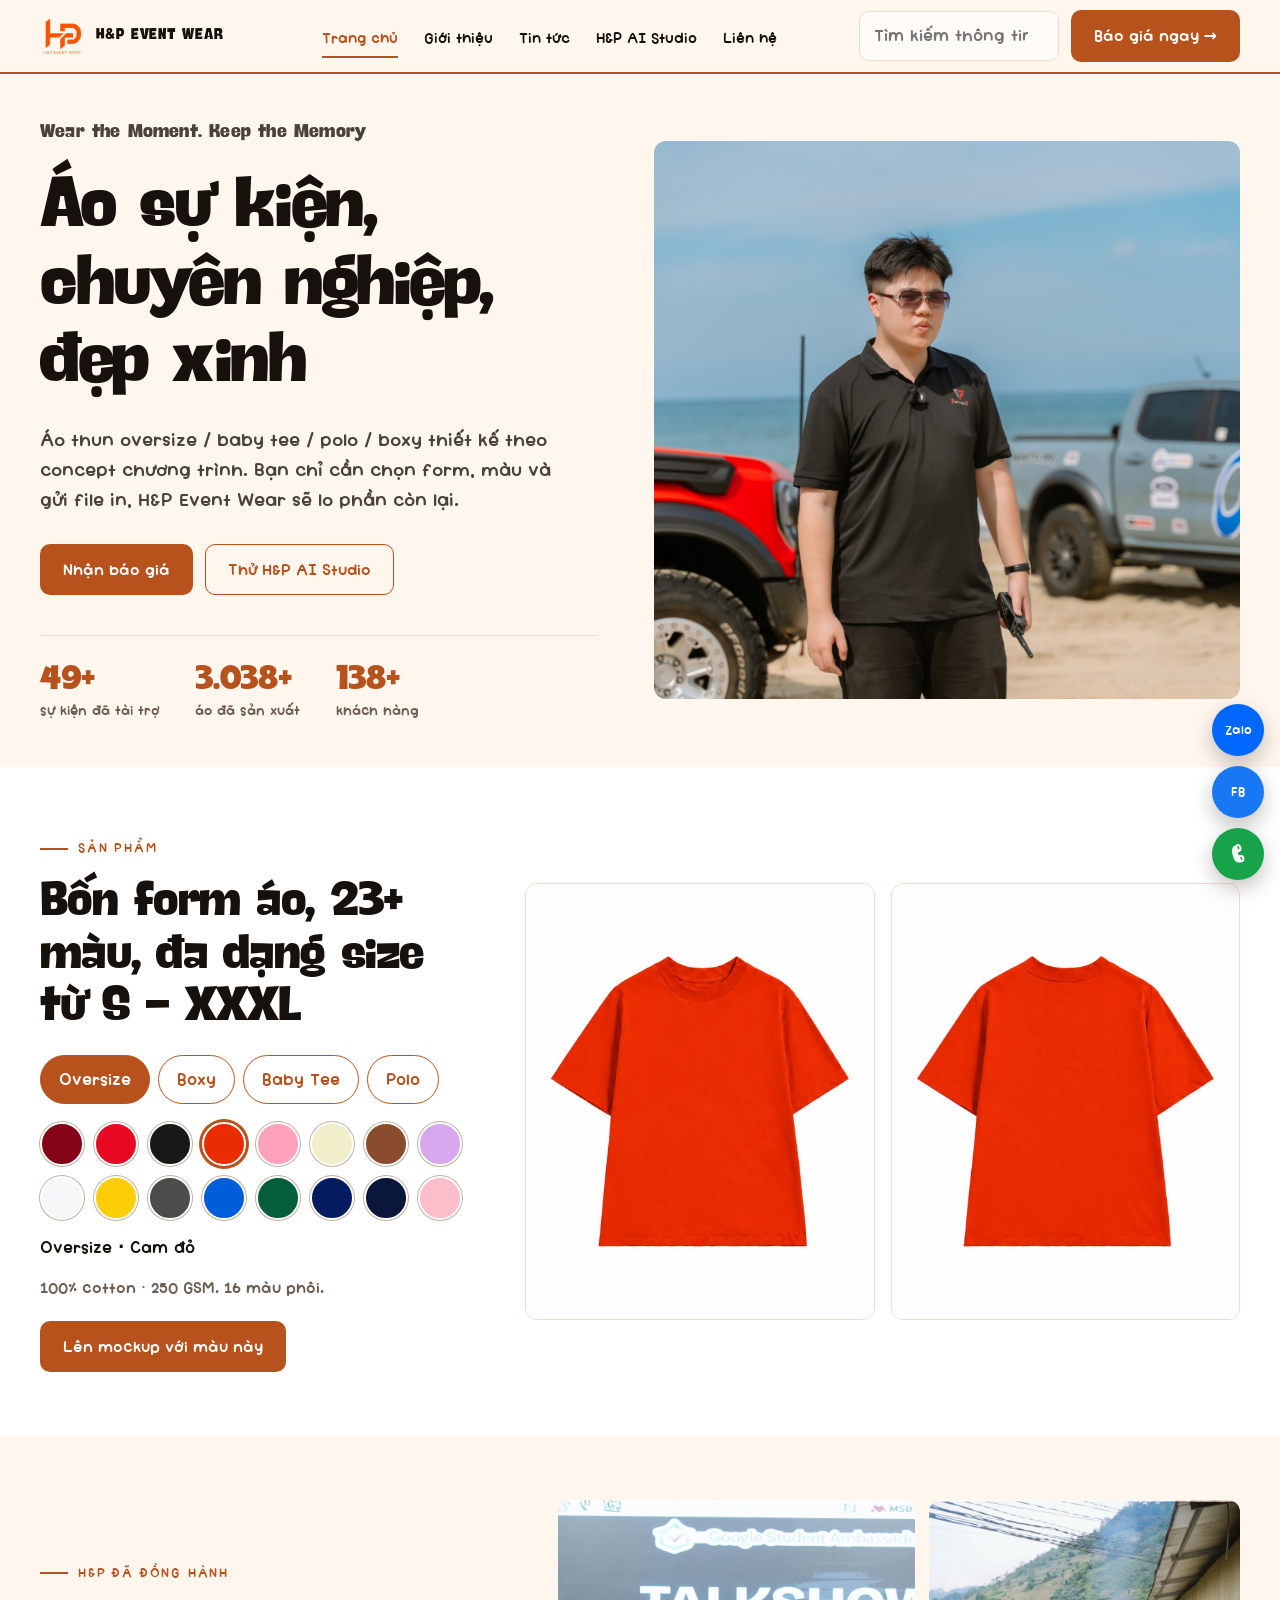
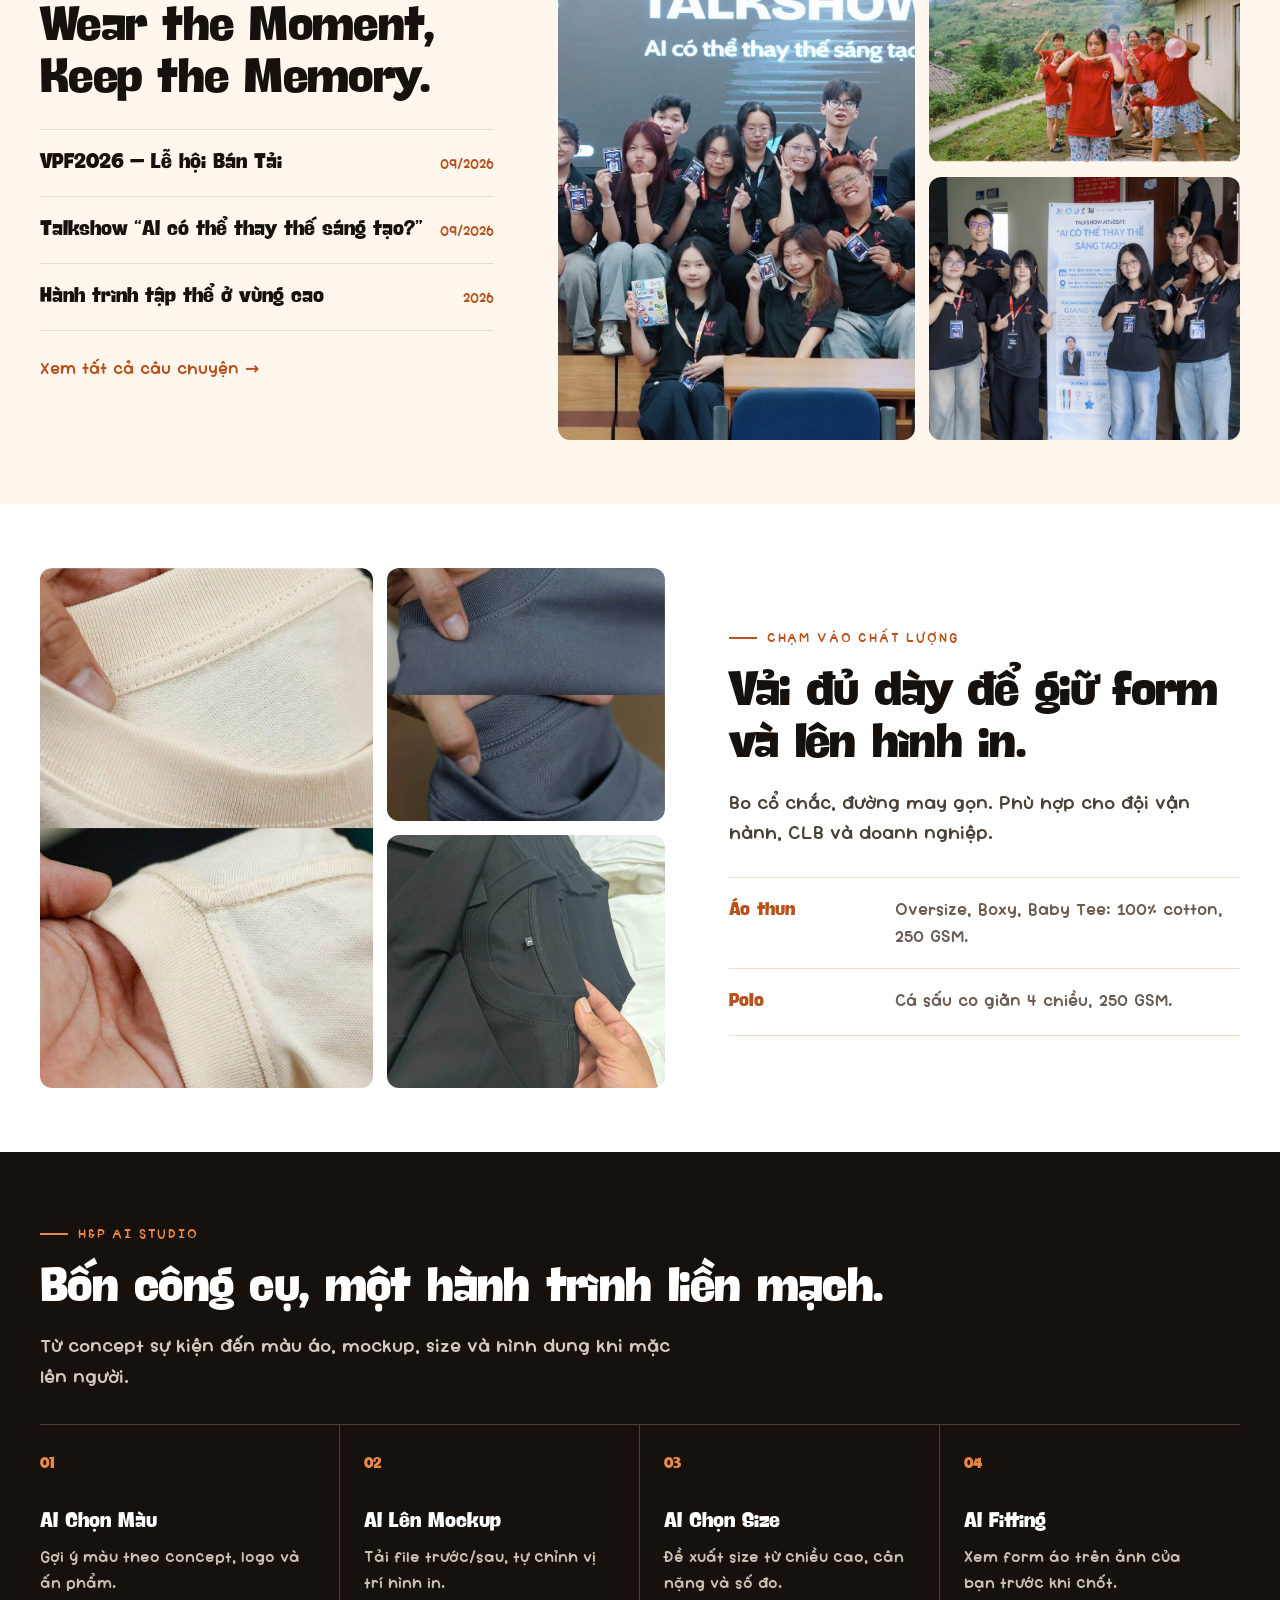
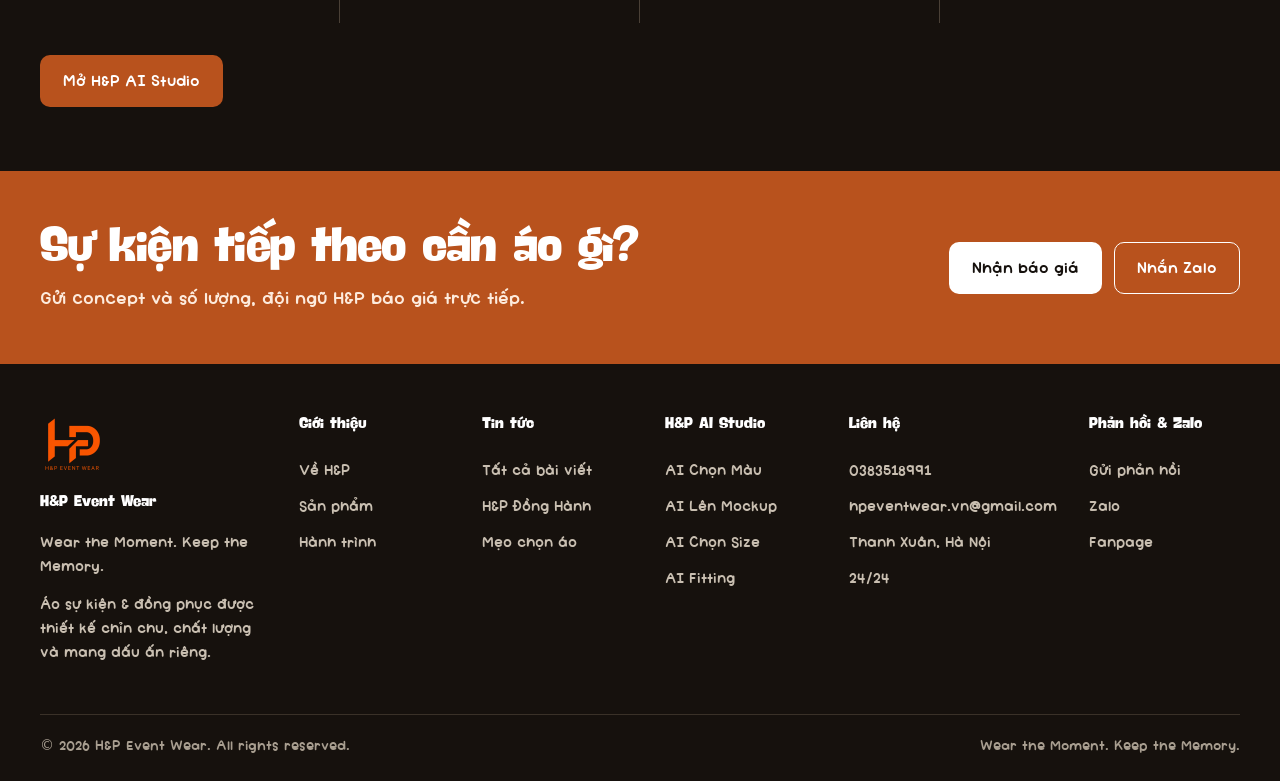
<file: index.html>
<!doctype html>
<html lang="vi" data-type="product">
<head>
<meta charset="utf-8">
<meta name="viewport" content="width=device-width,initial-scale=1"><title>H&amp;P Event Wear | Áo sự kiện, polo và đồng phục theo concept</title><meta name="description" content="Áo thun oversize, boxy, baby tee, polo và đồng phục sự kiện theo concept. Chọn form, màu, thử mockup với H&amp;P AI Studio. Thanh Xuân, Hà Nội."><link rel="canonical" href="https://www.hpeventwear.id.vn/"><meta property="og:site_name" content="H&amp;P Event Wear"><meta property="og:locale" content="vi_VN"><meta property="og:type" content="website"><meta property="og:url" content="https://www.hpeventwear.id.vn/"><meta property="og:title" content="H&amp;P Event Wear | Áo sự kiện, polo và đồng phục theo concept"><meta property="og:description" content="Áo thun oversize, boxy, baby tee, polo và đồng phục sự kiện theo concept. Chọn form, màu, thử mockup với H&amp;P AI Studio. Thanh Xuân, Hà Nội."><meta property="og:image" content="https://www.hpeventwear.id.vn/assets/img/event-2.jpg"><meta name="twitter:card" content="summary_large_image"><script type="application/ld+json">{"@context":"https://schema.org","@type":"Organization","name":"H&P Event Wear","url":"https://www.hpeventwear.id.vn/","logo":"https://www.hpeventwear.id.vn/assets/img/logo.png","email":"hpeventwear.vn@gmail.com","telephone":"+84383518991","address":{"@type":"PostalAddress","addressLocality":"Thanh Xuân","addressRegion":"Hà Nội","addressCountry":"VN"},"sameAs":["https://www.facebook.com/hpeventwear"]}</script>
<meta name="page-type" content="product"><meta name="site-kind" content="other">





<meta name="theme-color" content="#FFF6EE">
<link rel="icon" href="assets/img/logo.png">
<link rel="preload" href="assets/fonts/LFNegritaPro.woff" as="font" type="font/woff" crossorigin>
<link rel="stylesheet" href="assets/css/style.css">
</head>
<body data-page="home">
<a class="skip-link" href="#main">Bỏ qua, tới nội dung</a>
<header class="site-header"><div class="container header-inner"><a class="brand" href="index.html"><img src="assets/img/logo.png" alt="H&P Event Wear"><strong>H&P EVENT WEAR</strong></a><nav class="nav" id="site-nav"><a class="active" href="index.html">Trang chủ</a><a class="" href="about.html">Giới thiệu</a><a class="" href="news.html">Tin tức</a><div class="nav-dropdown"><a class="" href="ai-studio.html">H&P AI Studio</a><div class="dropdown"><a href="ai-studio.html#color">AI Chọn Màu</a><a href="ai-studio.html#mockup">AI Lên Mockup</a><a href="ai-studio.html#size">AI Chọn Size</a><a href="ai-studio.html#fitting">AI Fitting</a></div></div><a class="" href="contact.html">Liên hệ</a></nav><div class="header-tools"><div class="search-wrap"><input class="search-input" type="search" placeholder="Tìm kiếm thông tin..."><div class="search-results"></div></div><a class="btn btn-primary" href="contact.html">Báo giá ngay →</a><button class="mobile-toggle" aria-label="Mở menu" aria-expanded="false" aria-controls="site-nav">☰</button></div></div></header>
<main id="main">

<!-- 1. Hero: ảnh thật, chữ trên nền phẳng. Vào cảnh một lần khi tải trang. -->
<section class="hero" data-enter>
  <div class="container hero-grid">
    <div class="hero-copy">
      <p class="hero-slogan">Wear the Moment. Keep the Memory</p>
      <h1>Áo sự kiện, chuyên nghiệp, đẹp xinh</h1>
      <p>Áo thun oversize / baby tee / polo / boxy thiết kế theo concept chương trình. Bạn chỉ cần chọn form, màu và gửi file in, H&P Event Wear sẽ lo phần còn lại.</p>
      <div class="actions">
        <a class="btn btn-primary" href="contact.html">Nhận báo giá</a>
        <a class="btn btn-light" href="ai-studio.html">Thử H&P AI Studio</a>
      </div>
      <dl class="hero-facts">
        <div><dt>49+</dt><dd>sự kiện đã tài trợ</dd></div>
        <div><dt>3.038+</dt><dd>áo đã sản xuất</dd></div>
        <div><dt>138+</dt><dd>khách hàng</dd></div>
      </dl>
    </div>
    <div class="hero-photo"><img src="assets/img/event-2.jpg" alt="Thành viên đội ngũ mặc polo đen H&P đứng cạnh xe bán tải trên bãi biển" width="2048" height="1365" fetchpriority="high"></div>
  </div>
</section>

<!-- 2. Chọn form và màu: màu đổi ảnh (khoảnh khắc tương tác duy nhất của trang) -->
<section class="screen surface" id="products" aria-labelledby="h-products">
  <div class="container picker">
    <div class="picker-ui">
      <span class="eyebrow">Sản phẩm</span>
      <h2 id="h-products">Bốn form áo, 23+ màu, đa dạng size từ S - XXXL  </h2>
      <div class="tabs" role="group" aria-label="Chọn form áo" id="formTabs"></div>
      <div class="sw-row" role="group" aria-label="Chọn màu áo" id="swatches"></div>
      <p class="pick-name" id="pickName" aria-live="polite"></p>
      <p class="pick-spec" id="pickSpec"></p>
      <div class="actions">
        <a class="btn btn-primary" id="tryBtn" href="ai-studio.html#mockup">Lên mockup với màu này</a>
      </div>
    </div>
    <div class="stage">
      <figure><img id="imgFront" src="assets/img/blanks/oversize/cam-do-front.webp" alt="Áo oversize mặt trước" width="1000" height="1250"></figure>
      <figure><img id="imgBack" src="assets/img/blanks/oversize/cam-do-back.webp" alt="Áo oversize mặt sau" width="1000" height="1250"></figure>
    </div>
  </div>
</section>

<!-- 3. Chương trình đã đồng hành: ảnh thật, không chú thích dưới ảnh -->
<section class="screen" id="journey" aria-labelledby="h-journey">
  <div class="container events">
    <div>
      <span class="eyebrow">H&P Đã đồng hành</span>
      <h2 id="h-journey">Wear the Moment, Keep the Memory.</h2>
      <ul class="event-list">
        <li><a href="article.html?id=vp-festival-2026"><b>VPF2026 – Lễ hội Bán Tải</b><span>09/2026</span></a></li>
        <li><a href="news.html"><b>Talkshow “AI có thể thay thế sáng tạo?”</b><span>09/2026</span></a></li>
        <li><a href="news.html"><b>Hành trình tập thể ở vùng cao</b><span>2026</span></a></li>
      </ul>
      <a class="link-arrow" href="news.html">Xem tất cả câu chuyện →</a>
    </div>
    <div class="photo-grid">
      <div class="ph"><img src="assets/img/event-6.jpg" alt="Ban tổ chức talkshow AI mặc áo đen H&P chụp chung trên sân khấu" loading="lazy"></div>
      <div class="ph"><img src="assets/img/event-7.jpg" alt="Nhóm bạn mặc áo đỏ trong chuyến đi vùng cao" loading="lazy"></div>
      <div class="ph"><img src="assets/img/event-10.jpg" alt="Đội ngũ tình nguyện mặc áo đen đeo thẻ tại sự kiện" loading="lazy"></div>
    </div>
  </div>
</section>

<!-- 4. Chất vải -->
<section class="screen surface" id="fabric" aria-labelledby="h-fabric">
  <div class="container fabric">
    <div class="fabric-photos">
      <div class="ph"><img src="assets/img/fabric-1.jpg" alt="Cận cảnh bo cổ áo cotton màu kem" loading="lazy"></div>
      <div class="ph"><img src="assets/img/fabric-2.jpg" alt="Cận cảnh bo cổ áo màu xám" loading="lazy"></div>
      <div class="ph"><img src="assets/img/fabric-3.jpg" alt="Đường may và nhãn áo đen" loading="lazy"></div>
    </div>
    <div>
      <span class="eyebrow">Chạm vào chất lượng</span>
      <h2 id="h-fabric">Vải đủ dày để giữ form và lên hình in.</h2>
      <p class="lead">Bo cổ chắc, đường may gọn. Phù hợp cho đội vận hành, CLB và doanh nghiệp.</p>
      <dl class="spec-list">
        <div><dt>Áo thun</dt><dd>Oversize, Boxy, Baby Tee: 100% cotton, 250 GSM.</dd></div>
        <div><dt>Polo</dt><dd>Cá sấu co giãn 4 chiều, 250 GSM.</dd></div>
      </dl>
    </div>
  </div>
</section>

<!-- 5. AI Studio: bốn bước. Một nền tối tương phản. -->
<section class="screen dark" id="ai" aria-labelledby="h-ai">
  <div class="container">
    <span class="eyebrow">H&P AI Studio</span>
    <h2 id="h-ai">Bốn công cụ, một hành trình liền mạch.</h2>
    <p class="lead">Từ concept sự kiện đến màu áo, mockup, size và hình dung khi mặc lên người.</p>
    <div class="steps">
      <a class="step" href="ai-studio.html#color"><span class="num">01</span><h3>AI Chọn Màu</h3><p>Gợi ý màu theo concept, logo và ấn phẩm.</p></a>
      <a class="step" href="ai-studio.html#mockup"><span class="num">02</span><h3>AI Lên Mockup</h3><p>Tải file trước/sau, tự chỉnh vị trí hình in.</p></a>
      <a class="step" href="ai-studio.html#size"><span class="num">03</span><h3>AI Chọn Size</h3><p>Đề xuất size từ chiều cao, cân nặng và số đo.</p></a>
      <a class="step" href="ai-studio.html#fitting"><span class="num">04</span><h3>AI Fitting</h3><p>Xem form áo trên ảnh của bạn trước khi chốt.</p></a>
    </div>
    <a class="btn btn-primary" href="ai-studio.html">Mở H&P AI Studio</a>
  </div>
</section>

<!-- 6. Dải cuối: màu thương hiệu -->
<section class="band" aria-labelledby="h-cta">
  <div class="container">
    <div>
      <h2 id="h-cta">Sự kiện tiếp theo cần áo gì?</h2>
      <p>Gửi concept và số lượng, đội ngũ H&P báo giá trực tiếp.</p>
    </div>
    <div class="actions">
      <a class="btn btn-primary" href="contact.html">Nhận báo giá</a>
      <a class="btn btn-light" href="https://zalo.me/0383518991" target="_blank" rel="noopener">Nhắn Zalo</a>
    </div>
  </div>
</section>
</main>
<footer class="site-footer"><div class="container"><div class="footer-grid"><div class="footer-brand"><img src="assets/img/logo.png" alt="H&P"><h4>H&P Event Wear</h4><p>Wear the Moment. Keep the Memory.</p><p class="muted">Áo sự kiện & đồng phục được thiết kế chỉn chu, chất lượng và mang dấu ấn riêng.</p></div><div><h4>Giới thiệu</h4><a href="about.html">Về H&P</a><a href="index.html#products">Sản phẩm</a><a href="index.html#journey">Hành trình</a></div><div><h4>Tin tức</h4><a href="news.html">Tất cả bài viết</a><a href="news.html">H&P Đồng Hành</a><a href="news.html">Mẹo chọn áo</a></div><div><h4>H&P AI Studio</h4><a href="ai-studio.html#color">AI Chọn Màu</a><a href="ai-studio.html#mockup">AI Lên Mockup</a><a href="ai-studio.html#size">AI Chọn Size</a><a href="ai-studio.html#fitting">AI Fitting</a></div><div><h4>Liên hệ</h4><a href="tel:0383518991">0383518991</a><a href="mailto:hpeventwear.vn@gmail.com">hpeventwear.vn@gmail.com</a><a href="contact.html">Thanh Xuân, Hà Nội</a><a href="contact.html">24/24</a></div><div><h4>Phản hồi & Zalo</h4><a href="contact.html#feedback">Gửi phản hồi</a><a href="https://zalo.me/0383518991" target="_blank" rel="noopener">Zalo</a><a href="https://www.facebook.com/hpeventwear" target="_blank" rel="noopener">Fanpage</a></div></div><div class="copyright"><span>© 2026 H&P Event Wear. All rights reserved.</span><span>Wear the Moment. Keep the Memory.</span></div></div></footer>
<div class="floating-contact"><a class="float-btn zalo" href="https://zalo.me/0383518991" target="_blank" rel="noopener" aria-label="Nhắn Zalo">Zalo</a><a class="float-btn msg" href="https://www.facebook.com/hpeventwear" target="_blank" rel="noopener" aria-label="Fanpage Facebook">FB</a><a class="float-btn call" href="tel:0383518991" aria-label="Gọi ngay">☎</a></div>
<script src="assets/js/articles.js"></script>
<script src="assets/js/blanks.js"></script>
<script src="assets/js/app.js"></script>
<script src="assets/js/home.js"></script>
</body>
</html>
</file>
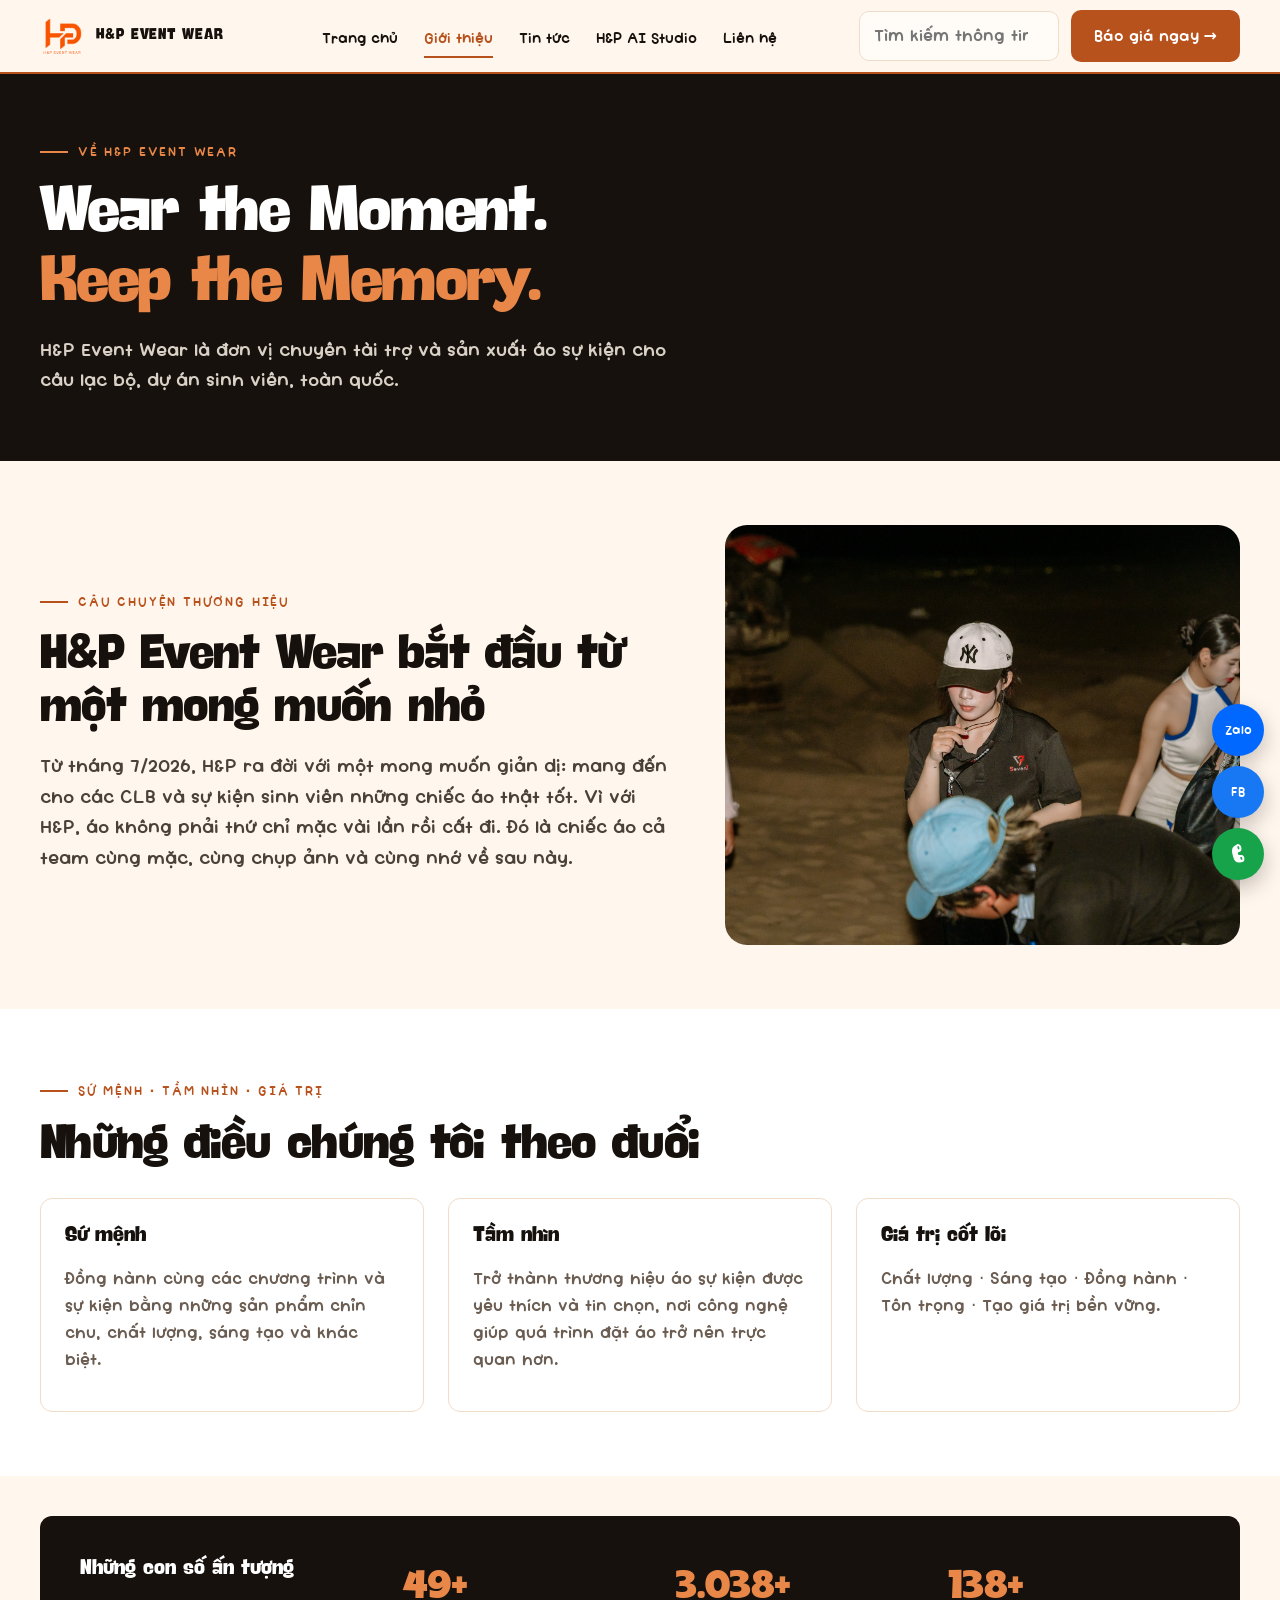
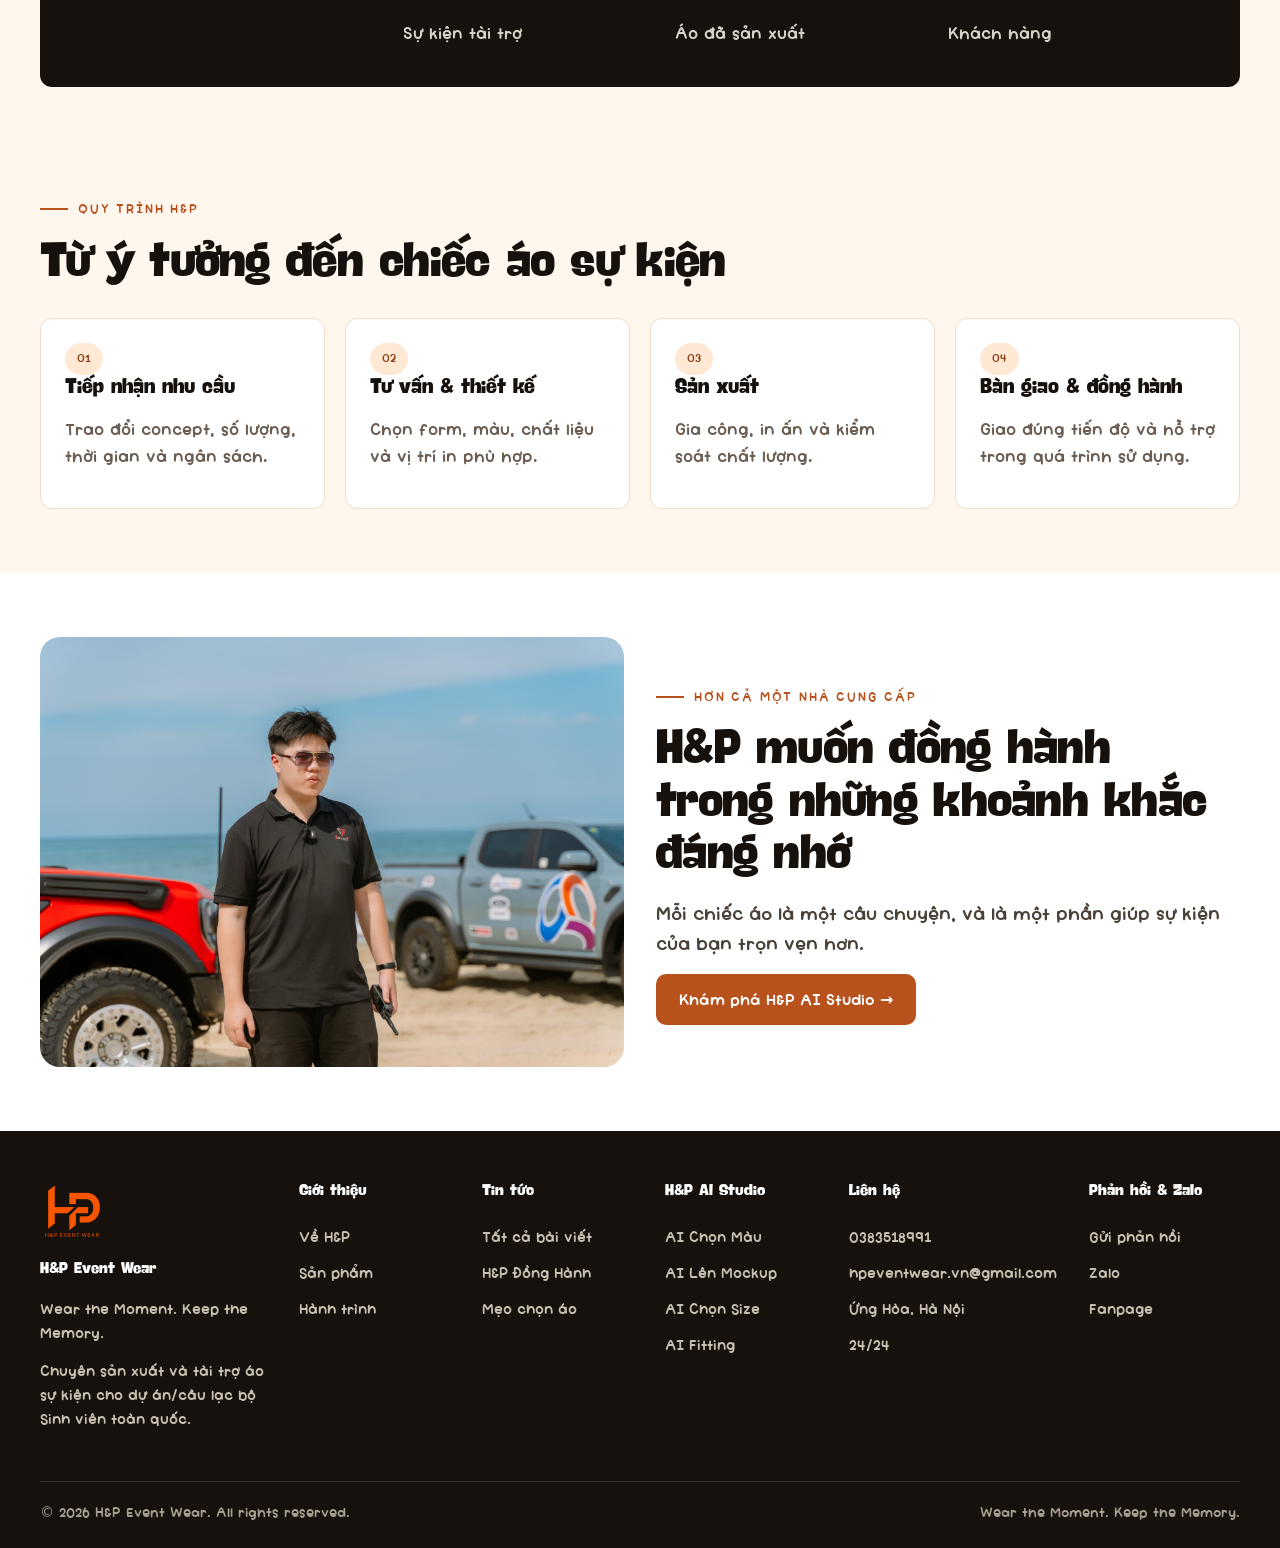
<file: about.html>
<!doctype html><html lang="vi"><head><meta charset="utf-8"><meta name="viewport" content="width=device-width,initial-scale=1"><title>Giới thiệu | H&amp;P Event Wear – Áo sự kiện, đồng phục</title><meta name="description" content="H&amp;P Event Wear thiết kế và sản xuất áo sự kiện, polo, đồng phục tại Ứng Hòa, Hà Nội. Wear the Moment, Keep the Memory."><link rel="canonical" href="https://www.hpeventwear.id.vn/about.html"><meta property="og:site_name" content="H&amp;P Event Wear"><meta property="og:locale" content="vi_VN"><meta property="og:type" content="website"><meta property="og:url" content="https://www.hpeventwear.id.vn/about.html"><meta property="og:title" content="Giới thiệu | H&amp;P Event Wear – Áo sự kiện, đồng phục"><meta property="og:description" content="H&amp;P Event Wear thiết kế và sản xuất áo sự kiện, polo, đồng phục tại Ứng Hòa, Hà Nội. Wear the Moment, Keep the Memory."><meta property="og:image" content="https://www.hpeventwear.id.vn/assets/img/event-2.jpg"><meta name="twitter:card" content="summary_large_image"><link rel="icon" href="assets/img/logo.png"><meta name="theme-color" content="#FFF6EE"><link rel="stylesheet" href="assets/css/style.css"></head><body data-page="about"><a class="skip-link" href="#main">Bỏ qua, tới nội dung</a><header class="site-header"><div class="container header-inner"><a class="brand" href="index.html"><img src="assets/img/logo.png" alt="H&P Event Wear"><strong>H&P EVENT WEAR</strong></a><nav class="nav" id="site-nav"><a class="" href="index.html">Trang chủ</a><a class="active" href="about.html">Giới thiệu</a><a class="" href="news.html">Tin tức</a><div class="nav-dropdown"><a class="" href="ai-studio.html">H&P AI Studio</a><div class="dropdown"><a href="ai-studio.html#color">AI Chọn Màu</a><a href="ai-studio.html#mockup">AI Lên Mockup</a><a href="ai-studio.html#size">AI Chọn Size</a><a href="ai-studio.html#fitting">AI Fitting</a></div></div><a class="" href="contact.html">Liên hệ</a></nav><div class="header-tools"><div class="search-wrap"><input class="search-input" type="search" placeholder="Tìm kiếm thông tin..."><div class="search-results"></div></div><a class="btn btn-primary" href="contact.html">Báo giá ngay →</a><button class="mobile-toggle" aria-label="Mở menu" aria-expanded="false" aria-controls="site-nav">☰</button></div></div></header><main id="main"><section class="subhero"><div class="container"><span class="eyebrow" style="color:#f1a071">Về H&P Event Wear</span><h1>Wear the Moment.<br><span class="orange">Keep the Memory.</span></h1><p class="lead">H&P Event Wear là đơn vị chuyên tài trợ và sản xuất áo sự kiện cho câu lạc bộ, dự án sinh viên, toàn quốc.</p></div></section><section class="section"><div class="container about-strip"><div><span class="eyebrow">Câu chuyện thương hiệu</span><h2>H&P Event Wear bắt đầu từ một mong muốn nhỏ</h2><p class="lead">Từ tháng 7/2026, H&P ra đời với một mong muốn giản dị: mang đến cho các CLB và sự kiện sinh viên những chiếc áo thật tốt. Vì với H&P, áo không phải thứ chỉ mặc vài lần rồi cất đi. Đó là chiếc áo cả team cùng mặc, cùng chụp ảnh và cùng nhớ về sau này.</p></div><img src="assets/img/event-4.jpg" alt="H&P tại sự kiện" style="border-radius:22px;height:420px;width:100%;object-fit:cover"></div></section><section class="section surface"><div class="container"><span class="eyebrow">Sứ mệnh · Tầm nhìn · Giá trị</span><h2>Những điều chúng tôi theo đuổi</h2><div class="grid-3" style="margin-top:26px"><div class="card"><h3>Sứ mệnh</h3><p class="muted">Đồng hành cùng các chương trình và sự kiện bằng những sản phẩm chỉn chu, chất lượng, sáng tạo và khác biệt.</p></div><div class="card"><h3>Tầm nhìn</h3><p class="muted">Trở thành thương hiệu áo sự kiện được yêu thích và tin chọn, nơi công nghệ giúp quá trình đặt áo trở nên trực quan hơn.</p></div><div class="card"><h3>Giá trị cốt lõi</h3><p class="muted">Chất lượng · Sáng tạo · Đồng hành · Tôn trọng · Tạo giá trị bền vững.</p></div></div></div></section><section class="section-sm"><div class="container"><div class="stat-row"><h3>Những con số ấn tượng</h3><div class="stat"><b>49+</b><span>Sự kiện tài trợ</span></div><div class="stat"><b>3.038+</b><span>Áo đã sản xuất</span></div><div class="stat"><b>138+</b><span>Khách hàng</span></div></div></div></section><section class="section"><div class="container"><span class="eyebrow">Quy trình H&P</span><h2>Từ ý tưởng đến chiếc áo sự kiện</h2><div class="grid-4" style="margin-top:28px"><div class="card"><span class="tag">01</span><h3>Tiếp nhận nhu cầu</h3><p class="muted">Trao đổi concept, số lượng, thời gian và ngân sách.</p></div><div class="card"><span class="tag">02</span><h3>Tư vấn & thiết kế</h3><p class="muted">Chọn form, màu, chất liệu và vị trí in phù hợp.</p></div><div class="card"><span class="tag">03</span><h3>Sản xuất</h3><p class="muted">Gia công, in ấn và kiểm soát chất lượng.</p></div><div class="card"><span class="tag">04</span><h3>Bàn giao & đồng hành</h3><p class="muted">Giao đúng tiến độ và hỗ trợ trong quá trình sử dụng.</p></div></div></div></section><section class="section surface"><div class="container grid-2" style="align-items:center"><img src="assets/img/event-5.jpg" alt="Đội ngũ sự kiện" style="border-radius:20px;height:430px;width:100%;object-fit:cover"><div><span class="eyebrow">HƠN CẢ MỘT NHÀ CUNG CẤP</span><h2>H&P muốn đồng hành trong những khoảnh khắc đáng nhớ</h2><p class="lead">Mỗi chiếc áo là một câu chuyện, và là một phần giúp sự kiện của bạn trọn vẹn hơn.</p><a class="btn btn-primary" href="ai-studio.html">Khám phá H&P AI Studio →</a></div></div></section></main><footer class="site-footer"><div class="container"><div class="footer-grid"><div class="footer-brand"><img src="assets/img/logo.png" alt="H&P"><h4>H&P Event Wear</h4><p>Wear the Moment. Keep the Memory.</p><p class="muted">Chuyên sản xuất và tài trợ áo sự kiện cho dự án/câu lạc bộ Sinh viên toàn quốc.</p></div><div><h4>Giới thiệu</h4><a href="about.html">Về H&P</a><a href="index.html#products">Sản phẩm</a><a href="index.html#journey">Hành trình</a></div><div><h4>Tin tức</h4><a href="news.html">Tất cả bài viết</a><a href="news.html">H&P Đồng Hành</a><a href="news.html">Mẹo chọn áo</a></div><div><h4>H&P AI Studio</h4><a href="ai-studio.html#color">AI Chọn Màu</a><a href="ai-studio.html#mockup">AI Lên Mockup</a><a href="ai-studio.html#size">AI Chọn Size</a><a href="ai-studio.html#fitting">AI Fitting</a></div><div><h4>Liên hệ</h4><a href="tel:0383518991">0383518991</a><a href="mailto:hpeventwear.vn@gmail.com">hpeventwear.vn@gmail.com</a><a href="contact.html">Ứng Hòa, Hà Nội</a><a href="contact.html">24/24</a></div><div><h4>Phản hồi & Zalo</h4><a href="contact.html#feedback">Gửi phản hồi</a><a href="https://zalo.me/0383518991" target="_blank" rel="noopener">Zalo</a><a href="https://www.facebook.com/hpeventwear" target="_blank" rel="noopener">Fanpage</a></div></div><div class="copyright"><span>© 2026 H&P Event Wear. All rights reserved.</span><span>Wear the Moment. Keep the Memory.</span></div></div></footer><div class="floating-contact"><a class="float-btn zalo" href="https://zalo.me/0383518991" target="_blank" rel="noopener" aria-label="Nhắn Zalo">Zalo</a><a class="float-btn msg" href="https://www.facebook.com/hpeventwear" target="_blank" rel="noopener" aria-label="Fanpage Facebook">FB</a><a class="float-btn call" href="tel:0383518991" aria-label="Gọi ngay">☎</a></div><script src="assets/js/articles.js"></script><script src="assets/js/app.js"></script></body></html>
</file>
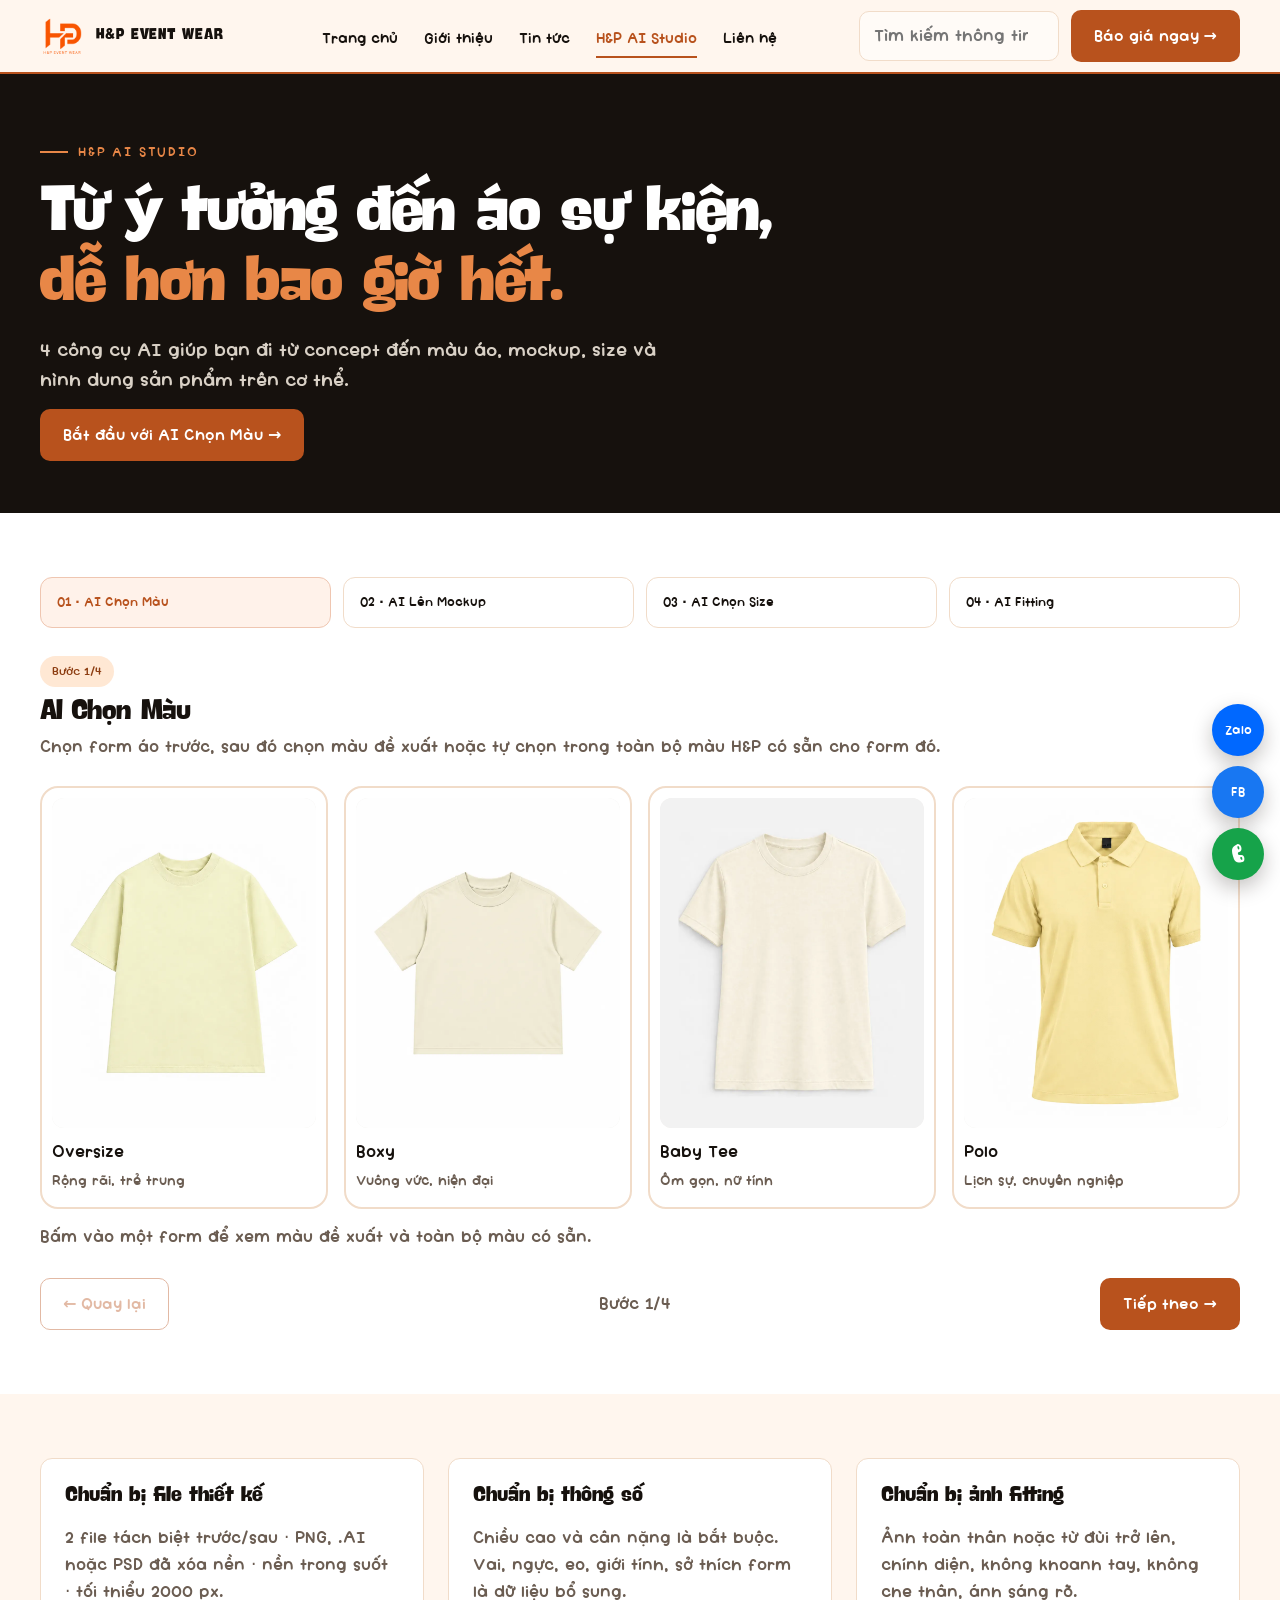
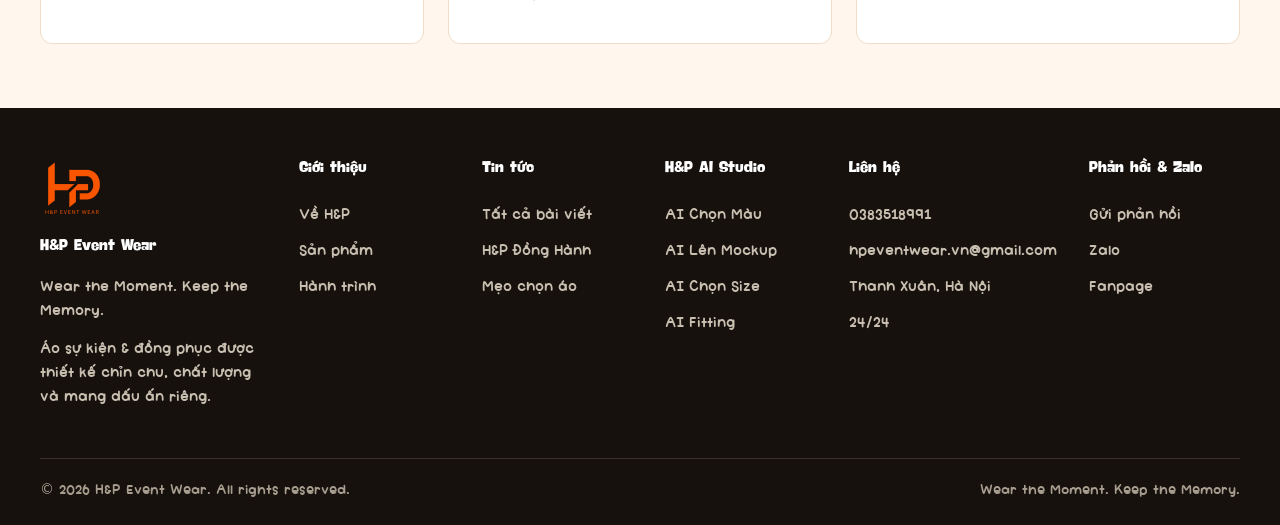
<file: ai-color.html>
<!doctype html><meta charset="utf-8"><meta name="robots" content="noindex,follow"><link rel="canonical" href="https://www.hpeventwear.id.vn/ai-studio.html"><title>H&P AI Studio</title><meta http-equiv="refresh" content="0;url=ai-studio.html#color"><script>location.replace("ai-studio.html#color")</script><a href="ai-studio.html#color">Chuyển đến H&P AI Studio</a>
</file>
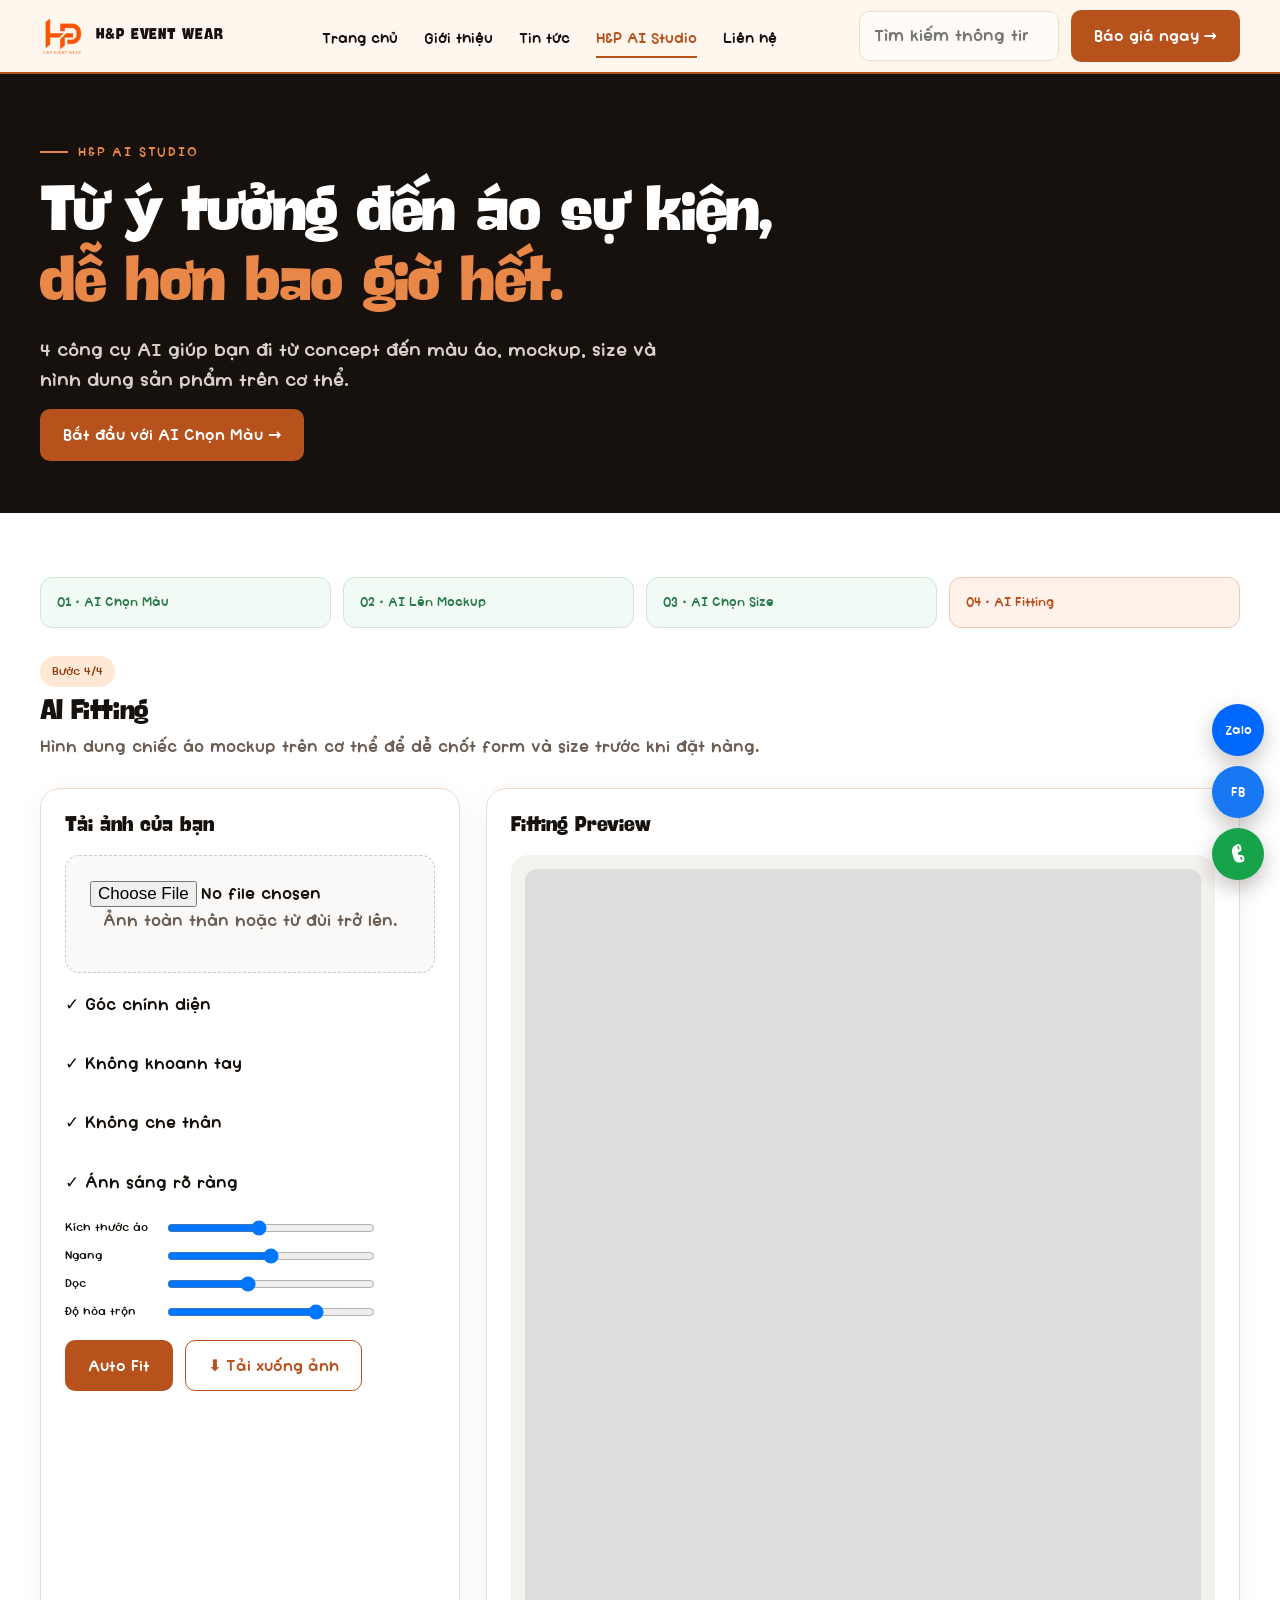
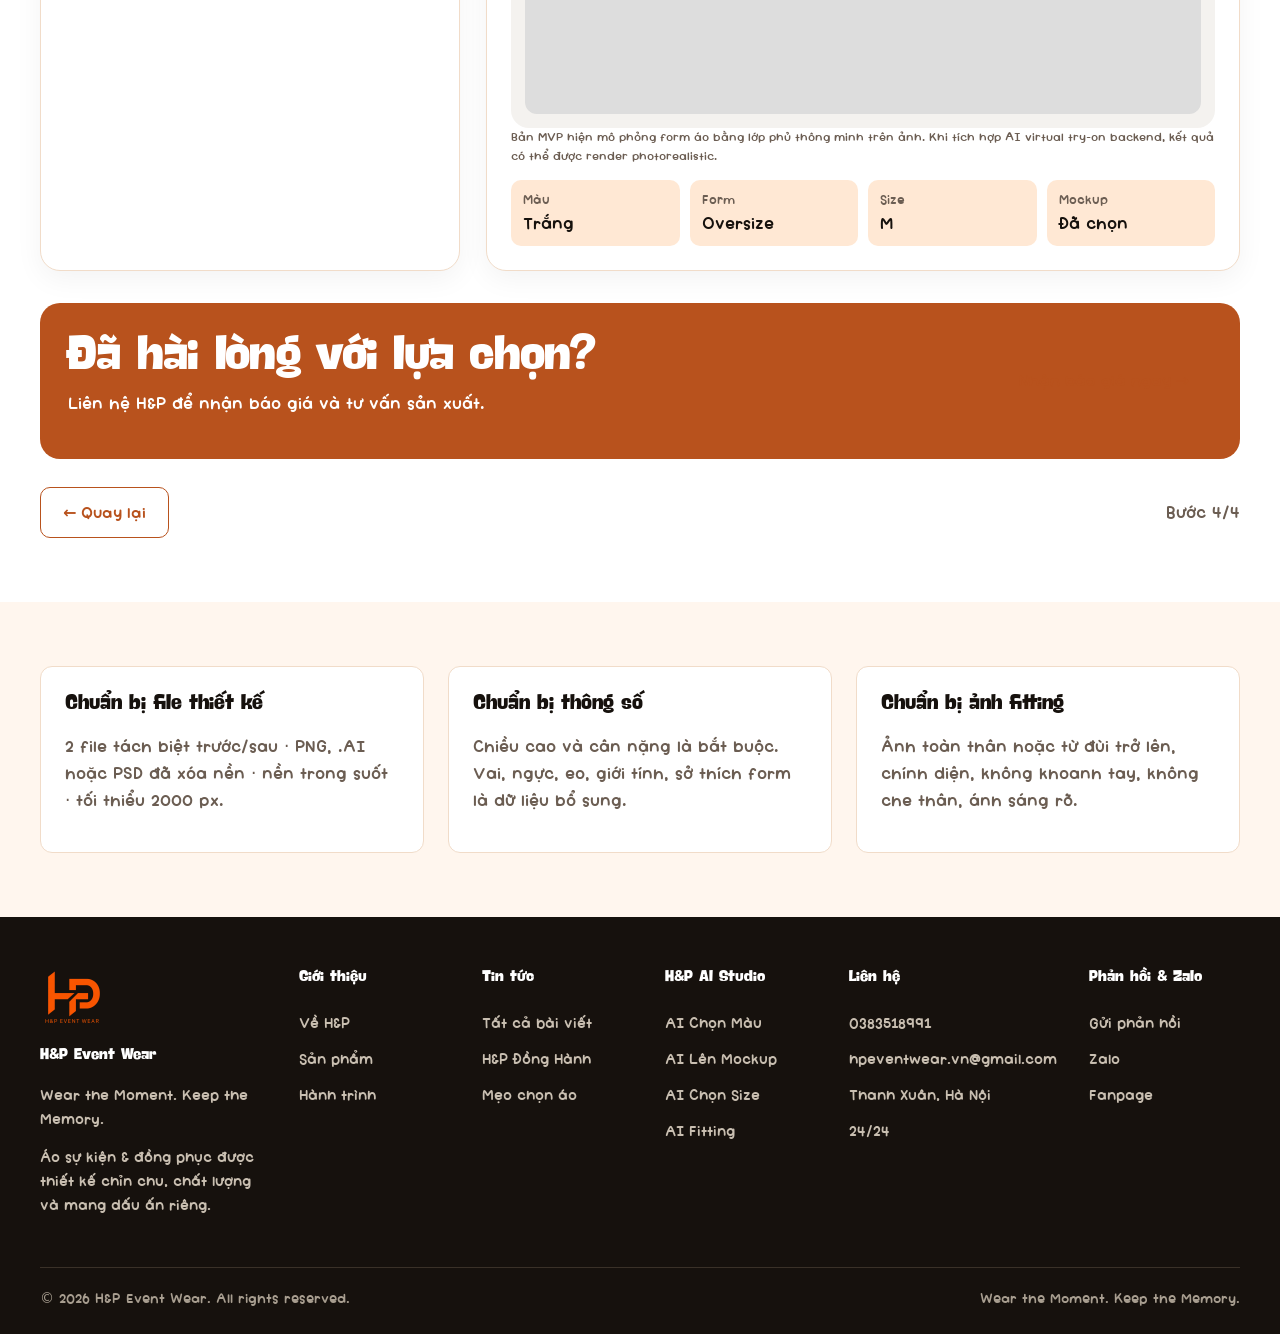
<file: ai-fitting.html>
<!doctype html><meta charset="utf-8"><meta name="robots" content="noindex,follow"><link rel="canonical" href="https://www.hpeventwear.id.vn/ai-studio.html"><title>H&P AI Studio</title><meta http-equiv="refresh" content="0;url=ai-studio.html#fitting"><script>location.replace("ai-studio.html#fitting")</script><a href="ai-studio.html#fitting">Chuyển đến H&P AI Studio</a>
</file>
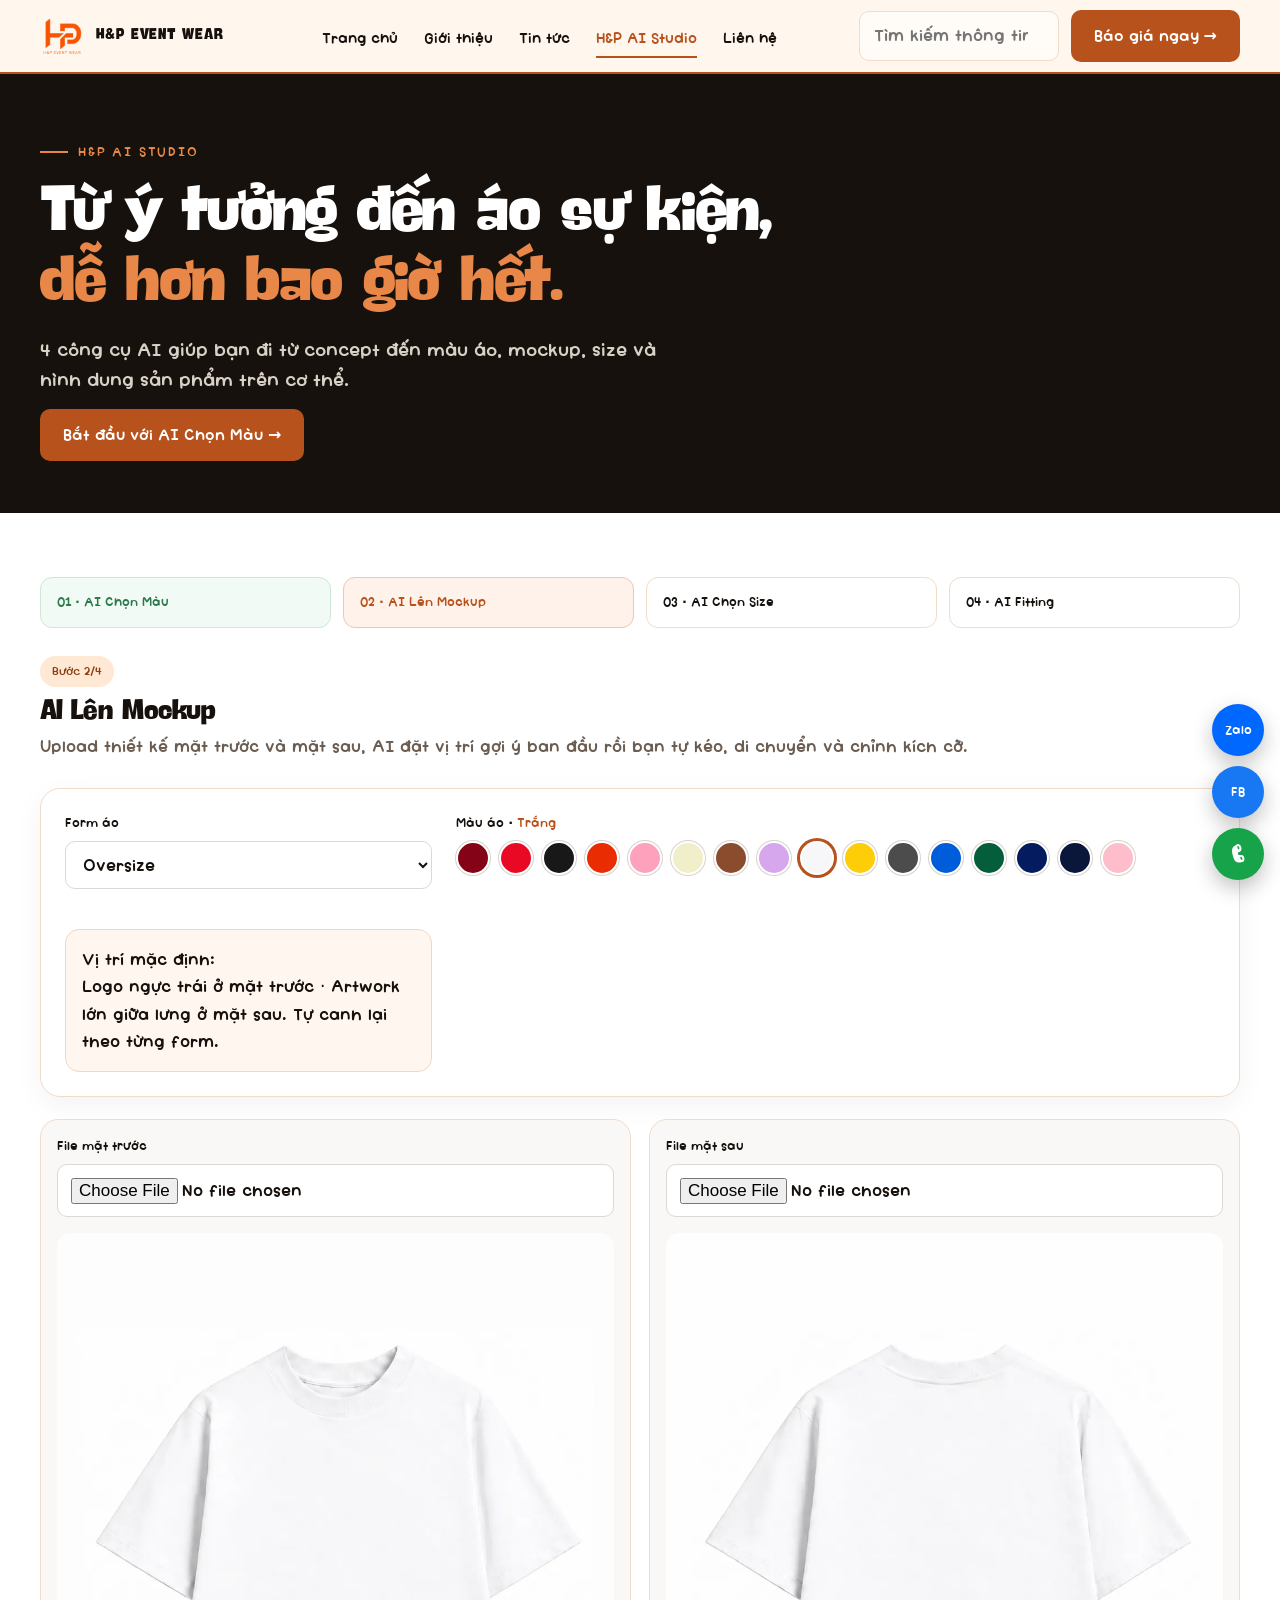
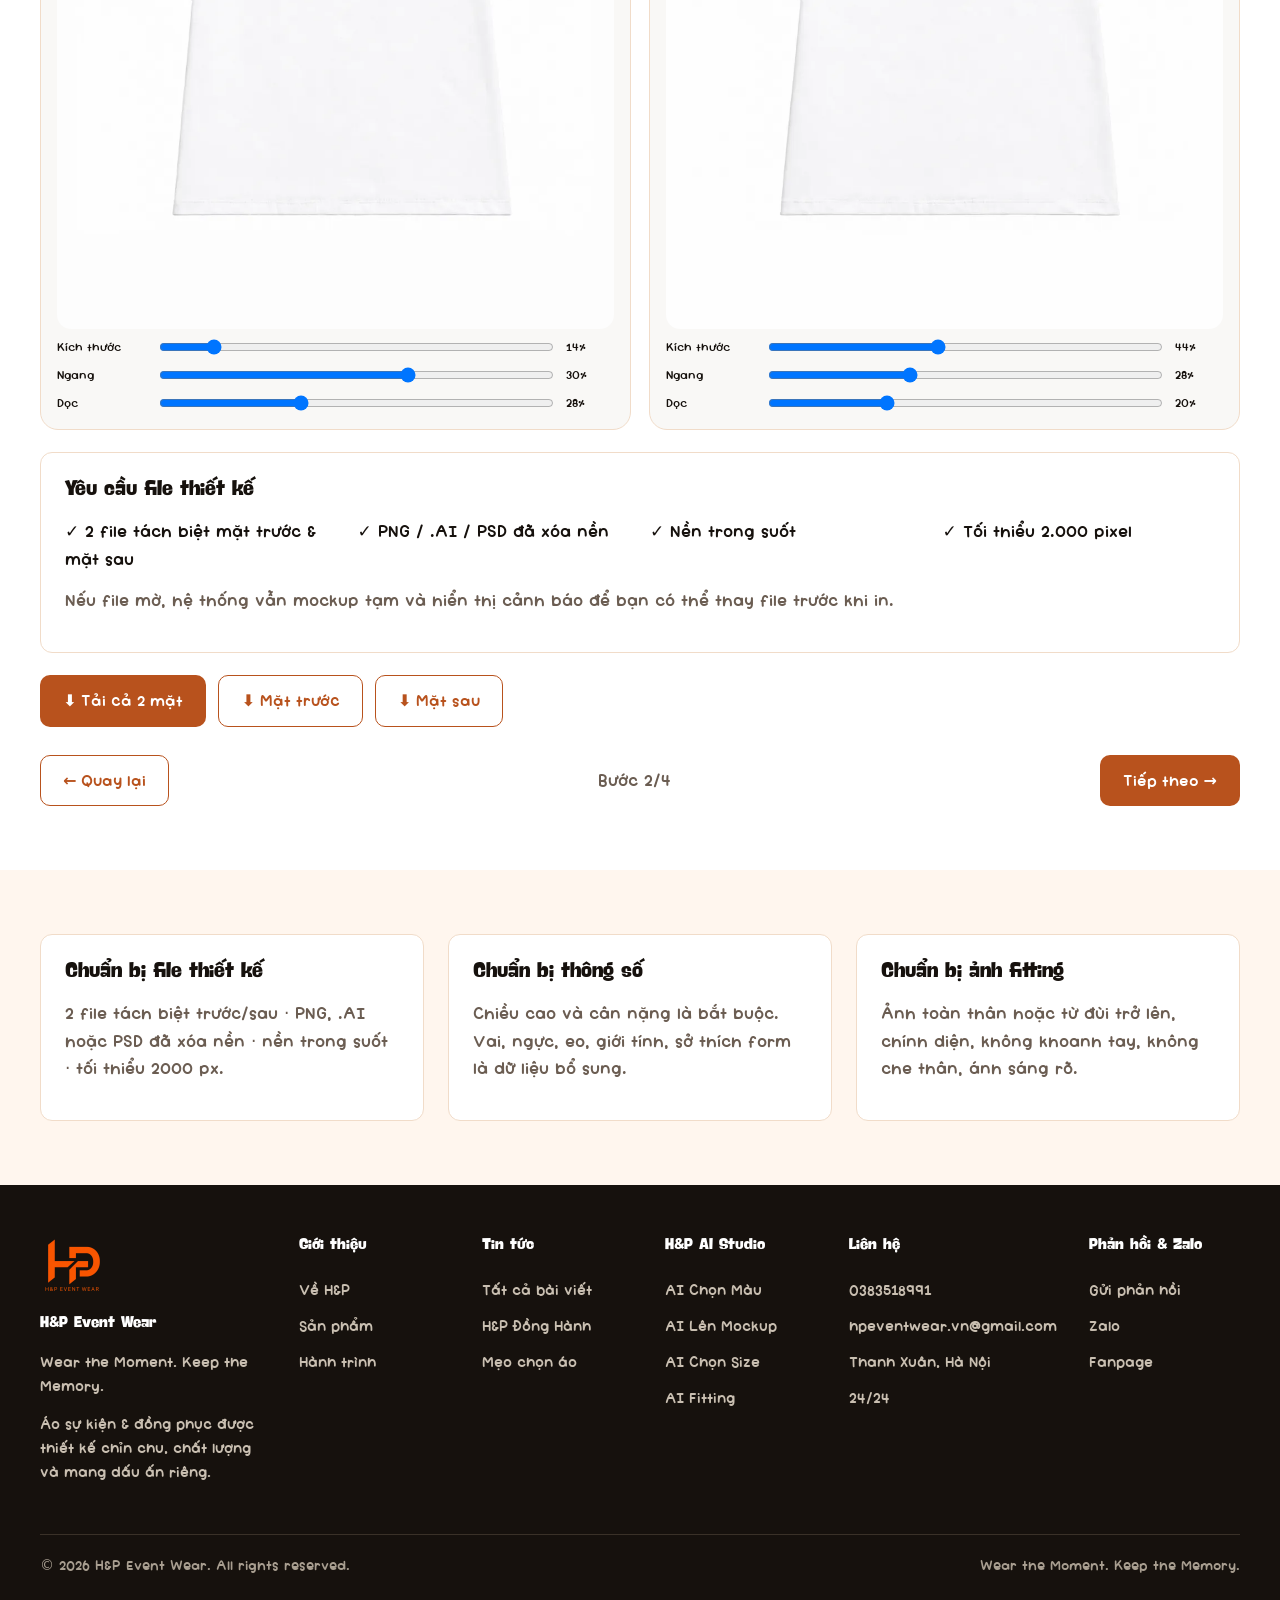
<file: ai-mockup.html>
<!doctype html><meta charset="utf-8"><meta name="robots" content="noindex,follow"><link rel="canonical" href="https://www.hpeventwear.id.vn/ai-studio.html"><title>H&P AI Studio</title><meta http-equiv="refresh" content="0;url=ai-studio.html#mockup"><script>location.replace("ai-studio.html#mockup")</script><a href="ai-studio.html#mockup">Chuyển đến H&P AI Studio</a>
</file>
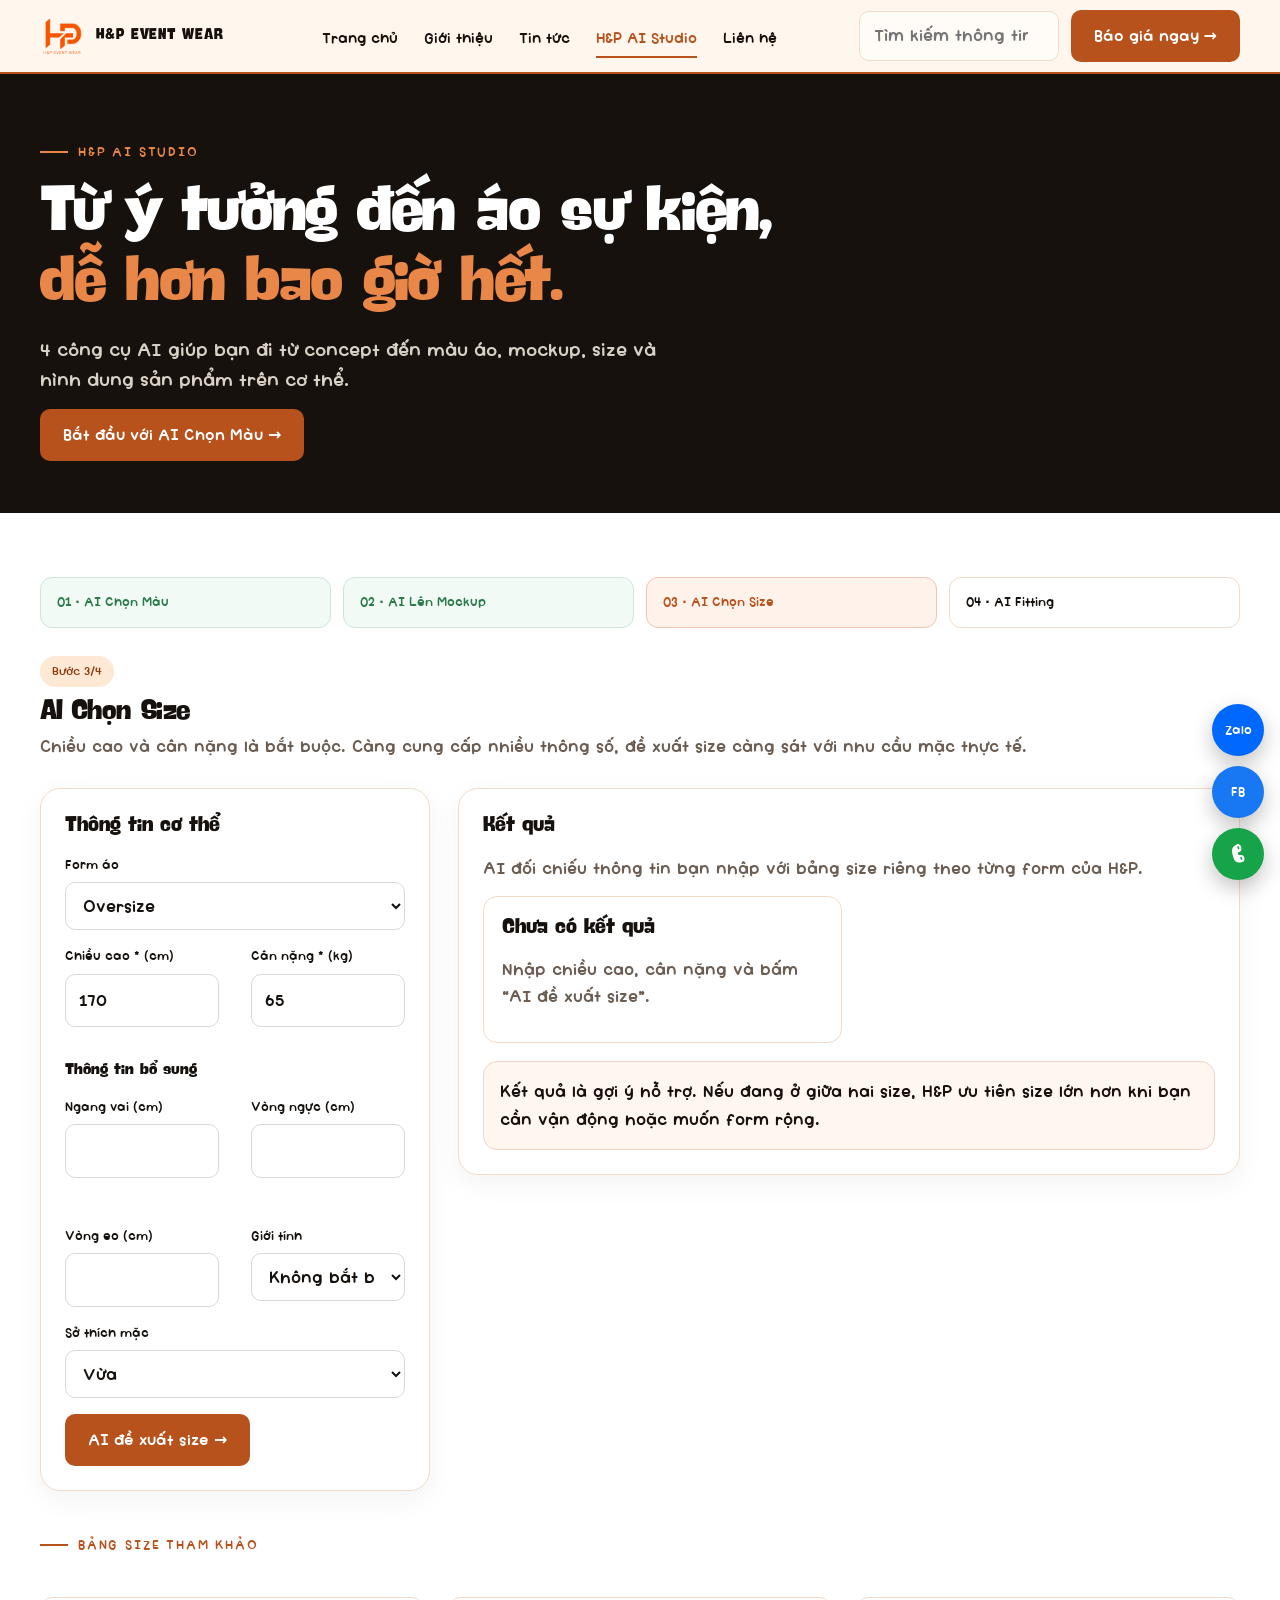
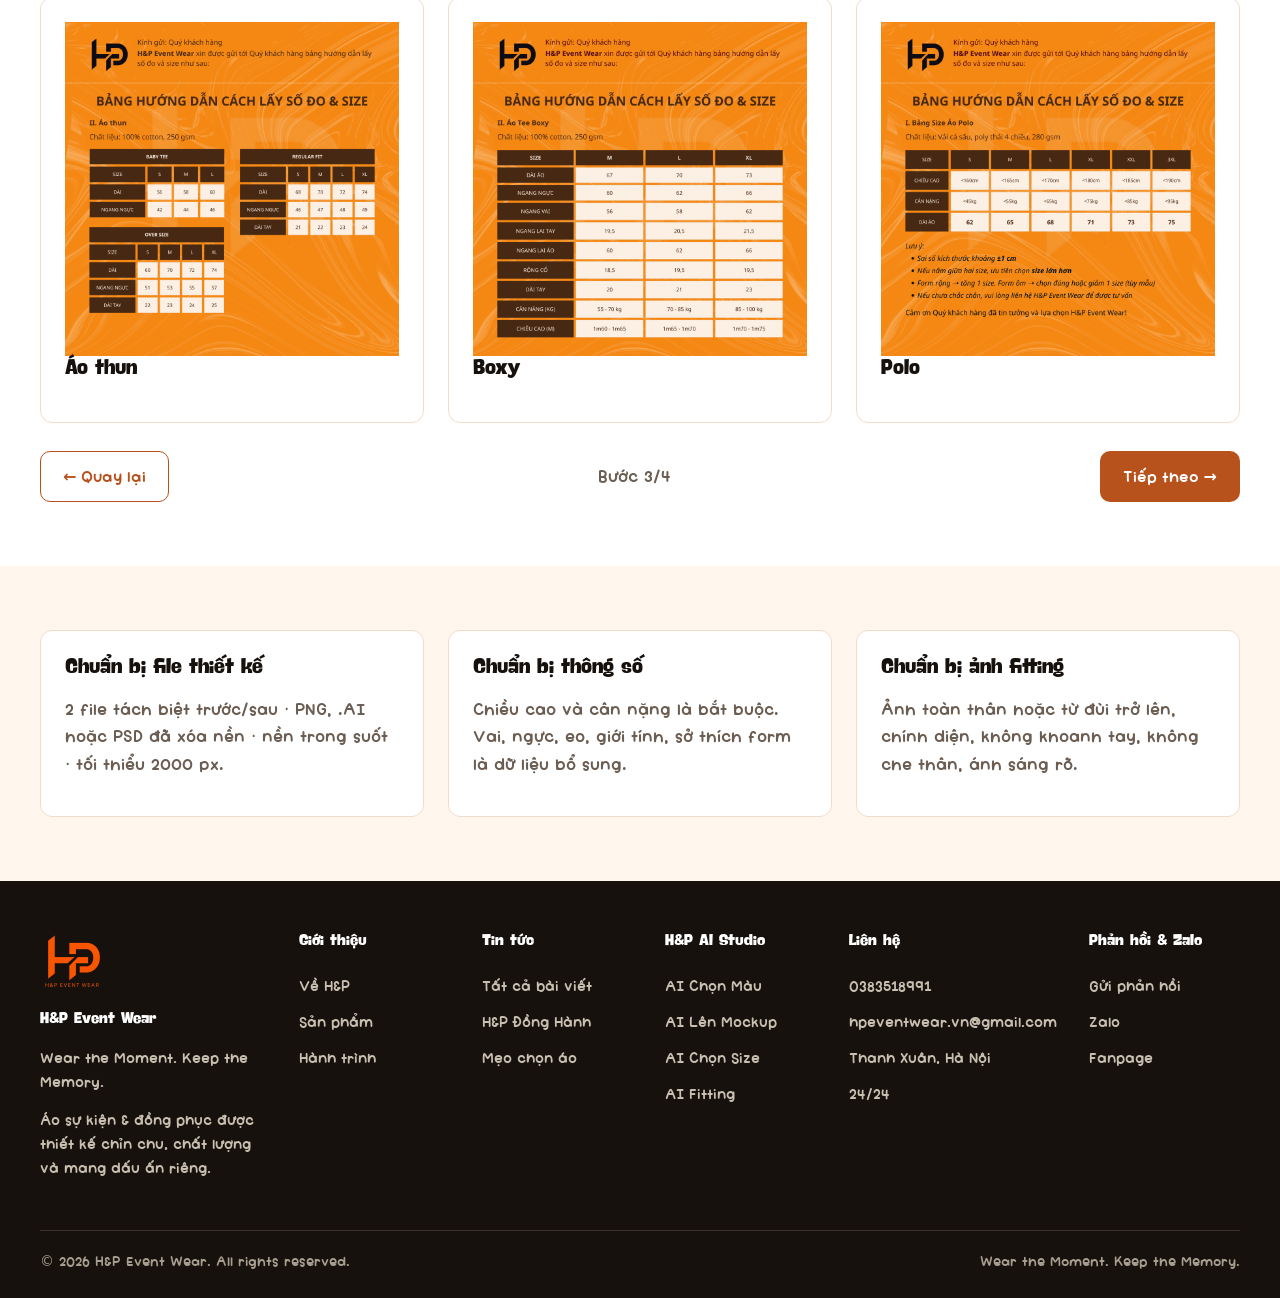
<file: ai-size.html>
<!doctype html><meta charset="utf-8"><meta name="robots" content="noindex,follow"><link rel="canonical" href="https://www.hpeventwear.id.vn/ai-studio.html"><title>H&P AI Studio</title><meta http-equiv="refresh" content="0;url=ai-studio.html#size"><script>location.replace("ai-studio.html#size")</script><a href="ai-studio.html#size">Chuyển đến H&P AI Studio</a>
</file>
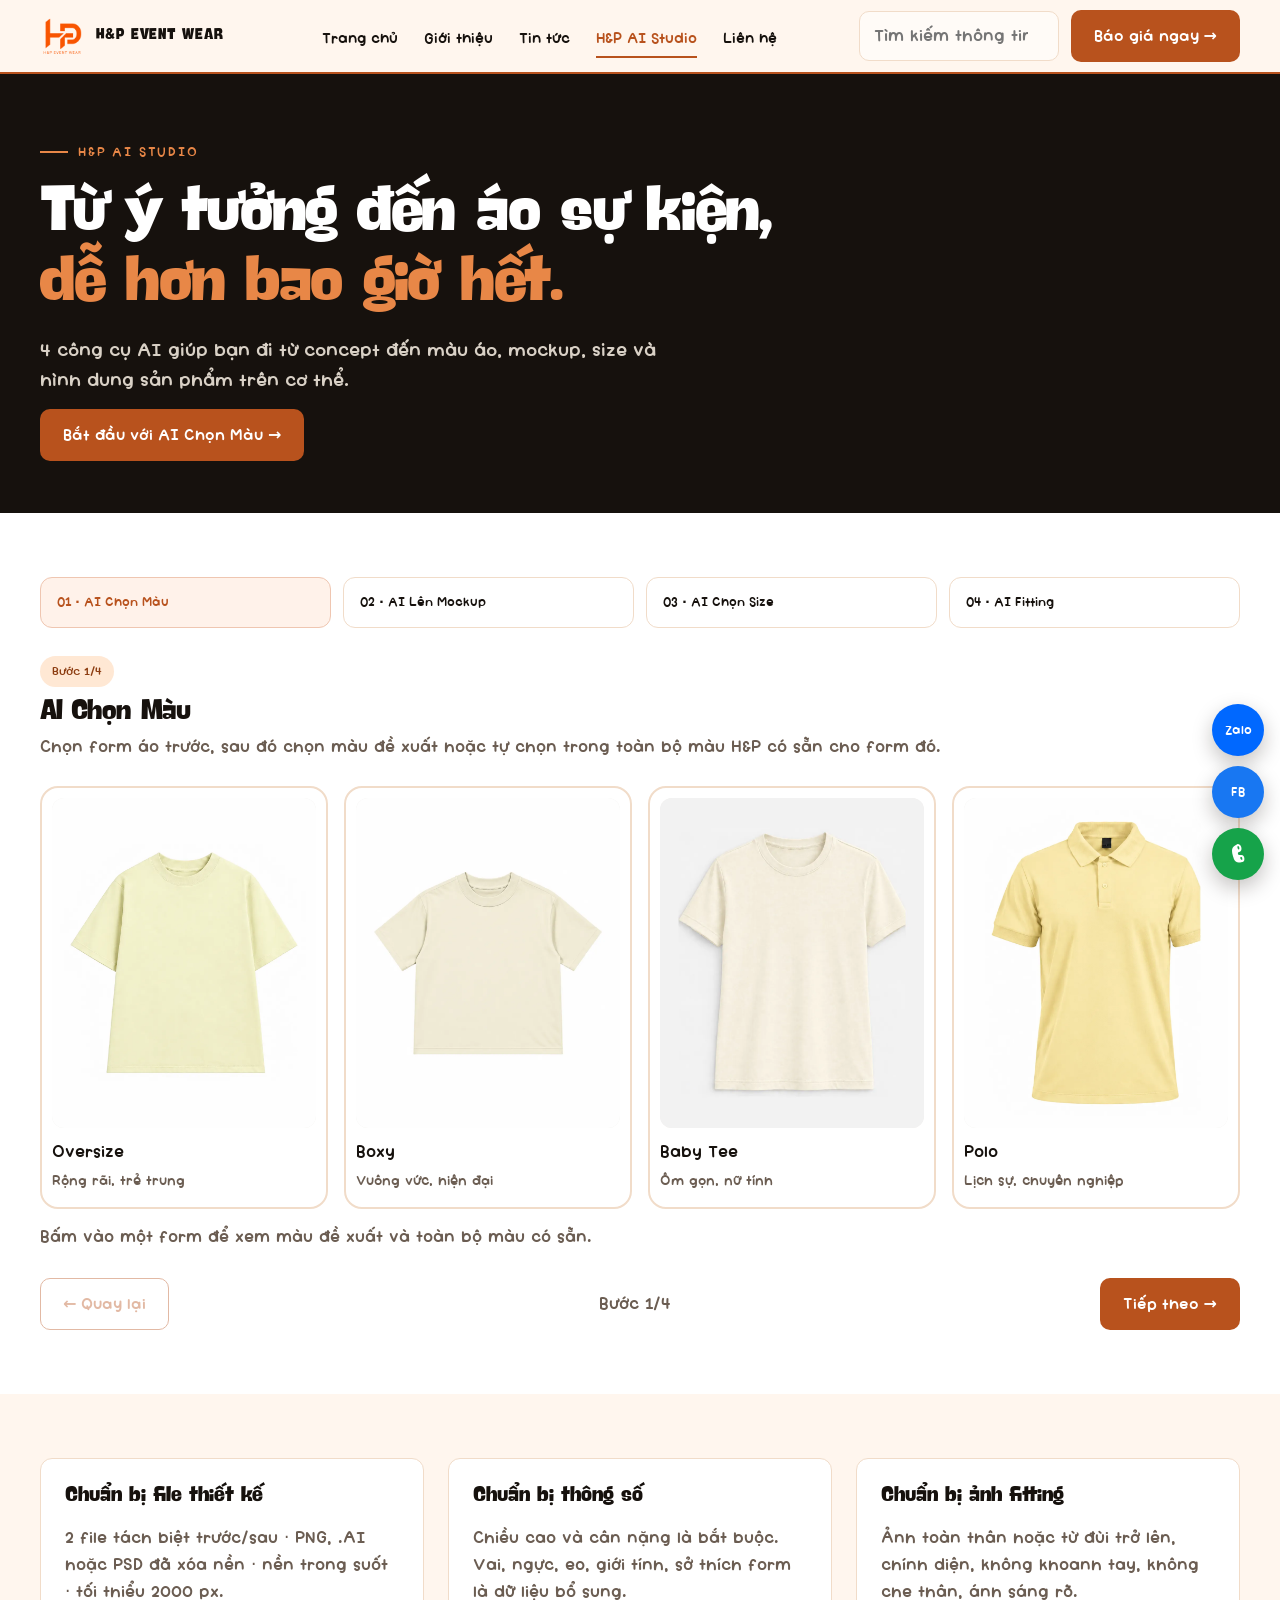
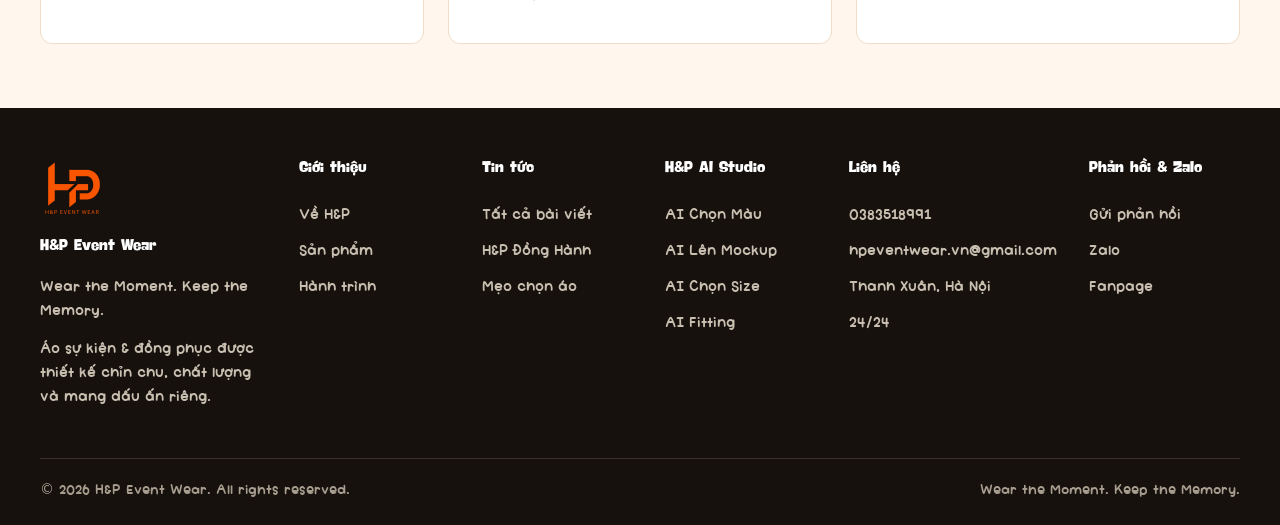
<file: ai-studio.html>
<!doctype html><html lang="vi"><head><meta charset="utf-8"><meta name="viewport" content="width=device-width,initial-scale=1"><title>H&amp;P AI Studio | Chọn màu, mockup, size, fitting áo</title><meta name="description" content="H&amp;P AI Studio giúp chọn màu áo, lên mockup, gợi ý size và xem form áo trước khi đặt in cho sự kiện của bạn."><link rel="canonical" href="https://www.hpeventwear.id.vn/ai-studio.html"><meta property="og:site_name" content="H&amp;P Event Wear"><meta property="og:locale" content="vi_VN"><meta property="og:type" content="website"><meta property="og:url" content="https://www.hpeventwear.id.vn/ai-studio.html"><meta property="og:title" content="H&amp;P AI Studio | Chọn màu, mockup, size, fitting áo"><meta property="og:description" content="H&amp;P AI Studio giúp chọn màu áo, lên mockup, gợi ý size và xem form áo trước khi đặt in cho sự kiện của bạn."><meta property="og:image" content="https://www.hpeventwear.id.vn/assets/img/event-2.jpg"><meta name="twitter:card" content="summary_large_image"><link rel="icon" href="assets/img/logo.png"><meta name="theme-color" content="#FFF6EE"><link rel="stylesheet" href="assets/css/style.css"></head><body data-page="ai-studio"><a class="skip-link" href="#main">Bỏ qua, tới nội dung</a><header class="site-header"><div class="container header-inner"><a class="brand" href="index.html"><img src="assets/img/logo.png" alt="H&P Event Wear"><strong>H&P EVENT WEAR</strong></a><nav class="nav" id="site-nav"><a class="" href="index.html">Trang chủ</a><a class="" href="about.html">Giới thiệu</a><a class="" href="news.html">Tin tức</a><div class="nav-dropdown"><a class="active" href="ai-studio.html">H&P AI Studio</a><div class="dropdown"><a href="ai-studio.html#color">AI Chọn Màu</a><a href="ai-studio.html#mockup">AI Lên Mockup</a><a href="ai-studio.html#size">AI Chọn Size</a><a href="ai-studio.html#fitting">AI Fitting</a></div></div><a class="" href="contact.html">Liên hệ</a></nav><div class="header-tools"><div class="search-wrap"><input class="search-input" type="search" placeholder="Tìm kiếm thông tin..."><div class="search-results"></div></div><a class="btn btn-primary" href="contact.html">Báo giá ngay →</a><button class="mobile-toggle" aria-label="Mở menu" aria-expanded="false" aria-controls="site-nav">☰</button></div></div></header><main id="main"><section class="subhero"><div class="container"><span class="eyebrow" style="color:#f1a071">H&P AI Studio</span><h1>Từ ý tưởng đến áo sự kiện,<br><span class="orange">dễ hơn bao giờ hết.</span></h1><p class="lead">4 công cụ AI giúp bạn đi từ concept đến màu áo, mockup, size và hình dung sản phẩm trên cơ thể.</p><div class="actions"><a class="btn btn-primary" href="ai-studio.html#color">Bắt đầu với AI Chọn Màu →</a></div></div></section><section class="section surface" id="studioWizard"><div class="container"><div class="progress-steps"><button type="button" class="progress-item" data-step="color">01 · AI Chọn Màu</button><button type="button" class="progress-item" data-step="mockup">02 · AI Lên Mockup</button><button type="button" class="progress-item" data-step="size">03 · AI Chọn Size</button><button type="button" class="progress-item" data-step="fitting">04 · AI Fitting</button></div><div style="margin-top:28px"><div class="step-panel" data-step="color"><div class="step-intro"><span class="tag">Bước 1/4</span><h2>AI Chọn Màu</h2><p class="muted">Chọn form áo trước, sau đó chọn màu đề xuất hoặc tự chọn trong toàn bộ màu H&P có sẵn cho form đó.</p></div><div class="form-pick" id="formPick"><button type="button" class="form-opt" data-form="oversize"><div class="form-thumb"><img src="assets/img/blanks/oversize/kem-front.webp" alt="Oversize mặt trước" loading="lazy"><img src="assets/img/blanks/oversize/kem-back.webp" alt="Oversize mặt sau" loading="lazy"></div><b>Oversize</b><small>Rộng rãi, trẻ trung</small></button><button type="button" class="form-opt" data-form="boxy"><div class="form-thumb"><img src="assets/img/blanks/boxy/kem-front.webp" alt="Boxy mặt trước" loading="lazy"><img src="assets/img/blanks/boxy/kem-back.webp" alt="Boxy mặt sau" loading="lazy"></div><b>Boxy</b><small>Vuông vức, hiện đại</small></button><button type="button" class="form-opt" data-form="babytee"><div class="form-thumb"><img src="assets/img/blanks/babytee/kem-front.webp" alt="Baby Tee mặt trước" loading="lazy"><img src="assets/img/blanks/babytee/kem-back.webp" alt="Baby Tee mặt sau" loading="lazy"></div><b>Baby Tee</b><small>Ôm gọn, nữ tính</small></button><button type="button" class="form-opt" data-form="polo"><div class="form-thumb"><img src="assets/img/blanks/polo/vang-kem-front.webp" alt="Polo mặt trước" loading="lazy"><img src="assets/img/blanks/polo/vang-kem-back.webp" alt="Polo mặt sau" loading="lazy"></div><b>Polo</b><small>Lịch sự, chuyên nghiệp</small></button></div><p id="formHint" class="muted" style="margin:14px 0 0">Bấm vào một form để xem màu đề xuất và toàn bộ màu có sẵn.</p><div id="colorFlow" hidden style="margin-top:26px"><div class="tool-layout"><div class="tool-panel"><h3>Màu đề xuất · <span id="pickedForm" class="orange"></span></h3><p class="muted">Nhập concept hoặc upload logo để AI gợi ý sát hơn.</p><div class="form-group"><textarea id="conceptText" class="form-control" placeholder="Ví dụ: Talkshow công nghệ dành cho sinh viên, trẻ trung, hiện đại..."></textarea></div><div class="form-group"><div class="upload-zone"><input id="conceptImage" type="file" accept="image/*"><p class="muted">Upload logo / poster / key visual để đọc màu chủ đạo.</p><span id="dominantColor" class="tag">Chưa có ảnh</span></div></div><button id="runColor" class="btn btn-primary" type="button">Đề xuất màu phù hợp →</button></div><div class="tool-panel"><h3>Gợi ý cho bạn</h3><div id="colorRecs" class="pick-grid"></div><div id="colorPicked" class="picked-note"></div></div></div><div class="tool-panel" style="margin-top:20px"><h3>Tất cả màu <span id="allCount" class="muted"></span></h3><p class="muted">Không thích màu đề xuất? Tự chọn bất kỳ màu nào bên dưới.</p><div id="allColors" class="pick-grid"></div></div></div></div><div class="step-panel" data-step="mockup"><div class="step-intro"><span class="tag">Bước 2/4</span><h2>AI Lên Mockup</h2><p class="muted">Upload thiết kế mặt trước và mặt sau, AI đặt vị trí gợi ý ban đầu rồi bạn tự kéo, di chuyển và chỉnh kích cỡ.</p></div><div class="tool-panel" style="margin-top:28px"><div class="grid-3"><div class="form-group"><label>Form áo</label><select id="formSelect" class="form-control"><option value="oversize">Oversize</option><option value="boxy">Boxy</option><option value="babytee">Baby Tee</option><option value="polo">Polo</option></select></div><div class="form-group sw-group"><label>Màu áo · <span id="blankName" class="orange"></span></label><input id="mockColor" type="hidden" value="#111111"><div id="blankSwatches" class="swatches"></div></div><div class="recommendation"><b>Vị trí mặc định:</b><br>Logo ngực trái ở mặt trước · Artwork lớn giữa lưng ở mặt sau. Tự canh lại theo từng form.</div></div></div><div class="mockup-controls" style="margin-top:22px"><div class="mockup-card"><div class="form-group"><label>File mặt trước</label><input id="frontFile" class="form-control" type="file" accept="image/png,.ai,.psd,application/postscript,image/vnd.adobe.photoshop"></div><div id="frontBoard" class="mockup-board"><div class="shirt-svg" data-side="front"></div><img id="frontArt" class="artwork" hidden alt="Artwork mặt trước"></div><div class="range-row"><span>Kích thước</span><input id="frontScale" type="range" min="5" max="70" value="14"><output>14%</output></div><div class="range-row"><span>Ngang</span><input id="frontX" type="range" min="0" max="85" value="30"><output>30%</output></div><div class="range-row"><span>Dọc</span><input id="frontY" type="range" min="0" max="85" value="28"><output>28%</output></div></div><div class="mockup-card"><div class="form-group"><label>File mặt sau</label><input id="backFile" class="form-control" type="file" accept="image/png,.ai,.psd,application/postscript,image/vnd.adobe.photoshop"></div><div id="backBoard" class="mockup-board"><div class="shirt-svg" data-side="back"></div><img id="backArt" class="artwork" hidden alt="Artwork mặt sau"></div><div class="range-row"><span>Kích thước</span><input id="backScale" type="range" min="10" max="80" value="44"><output>44%</output></div><div class="range-row"><span>Ngang</span><input id="backX" type="range" min="0" max="85" value="28"><output>28%</output></div><div class="range-row"><span>Dọc</span><input id="backY" type="range" min="0" max="85" value="20"><output>20%</output></div></div></div><div class="card" style="margin-top:22px"><h3>Yêu cầu file thiết kế</h3><div class="grid-4"><p>✓ 2 file tách biệt mặt trước & mặt sau</p><p>✓ PNG / .AI / PSD đã xóa nền</p><p>✓ Nền trong suốt</p><p>✓ Tối thiểu 2.000 pixel</p></div><p class="muted">Nếu file mờ, hệ thống vẫn mockup tạm và hiển thị cảnh báo để bạn có thể thay file trước khi in.</p></div><div class="actions" style="margin-top:22px"><button id="dlBoth" class="btn btn-primary" type="button">⬇ Tải cả 2 mặt</button><button id="dlFront" class="btn btn-light" type="button">⬇ Mặt trước</button><button id="dlBack" class="btn btn-light" type="button">⬇ Mặt sau</button></div></div><div class="step-panel" data-step="size"><div class="step-intro"><span class="tag">Bước 3/4</span><h2>AI Chọn Size</h2><p class="muted">Chiều cao và cân nặng là bắt buộc. Càng cung cấp nhiều thông số, đề xuất size càng sát với nhu cầu mặc thực tế.</p></div><div class="tool-layout" style="margin-top:28px"><form id="sizeForm" class="tool-panel"><h3>Thông tin cơ thể</h3><div class="form-group"><label>Form áo</label><select id="sizeFormType" class="form-control"><option value="oversize">Oversize</option><option value="boxy">Boxy</option><option value="babytee">Baby Tee</option><option value="polo">Polo</option></select></div><div class="grid-2"><div class="form-group"><label>Chiều cao * (cm)</label><input id="height" class="form-control" type="number" min="130" max="210" required value="170"></div><div class="form-group"><label>Cân nặng * (kg)</label><input id="weight" class="form-control" type="number" min="30" max="160" required value="65"></div></div><h3 style="margin-top:18px;font-size:16px">Thông tin bổ sung</h3><div class="grid-2"><div class="form-group"><label>Ngang vai (cm)</label><input id="shoulder" class="form-control" type="number"></div><div class="form-group"><label>Vòng ngực (cm)</label><input id="chest" class="form-control" type="number"></div><div class="form-group"><label>Vòng eo (cm)</label><input id="waist" class="form-control" type="number"></div><div class="form-group"><label>Giới tính</label><select id="gender" class="form-control"><option value="">Không bắt buộc</option><option>Nam</option><option>Nữ</option><option>Khác</option></select></div></div><div class="form-group"><label>Sở thích mặc</label><select id="fitPref" class="form-control"><option value="">Vừa</option><option value="slim">Ôm</option><option value="wide">Rộng</option></select></div><button class="btn btn-primary" type="submit">AI đề xuất size →</button></form><div class="tool-panel"><h3>Kết quả</h3><p class="muted">AI đối chiếu thông tin bạn nhập với bảng size riêng theo từng form của H&P.</p><div id="sizeResult" class="size-result"><div class="size-choice"><h3>Chưa có kết quả</h3><p class="muted">Nhập chiều cao, cân nặng và bấm “AI đề xuất size”.</p></div></div><div class="recommendation" style="margin-top:18px">Kết quả là gợi ý hỗ trợ. Nếu đang ở giữa hai size, H&P ưu tiên size lớn hơn khi bạn cần vận động hoặc muốn form rộng.</div></div></div><div style="margin-top:36px"><span class="eyebrow">Bảng size tham khảo</span><div class="grid-3" style="margin-top:24px"><div class="card"><img src="assets/img/size-tee.png" alt="Bảng size áo thun"><h3>Áo thun</h3></div><div class="card"><img src="assets/img/size-boxy.png" alt="Bảng size Boxy"><h3>Boxy</h3></div><div class="card"><img src="assets/img/size-polo.png" alt="Bảng size Polo"><h3>Polo</h3></div></div></div></div><div class="step-panel" data-step="fitting"><div class="step-intro"><span class="tag">Bước 4/4</span><h2>AI Fitting</h2><p class="muted">Hình dung chiếc áo mockup trên cơ thể để dễ chốt form và size trước khi đặt hàng.</p></div><div class="fit-stage" style="margin-top:28px"><div class="tool-panel"><h3>Tải ảnh của bạn</h3><div class="upload-zone"><input id="fitImage" type="file" accept="image/*"><p class="muted">Ảnh toàn thân hoặc từ đùi trở lên.</p></div><div class="stack" style="margin-top:18px"><p>✓ Góc chính diện</p><p>✓ Không khoanh tay</p><p>✓ Không che thân</p><p>✓ Ánh sáng rõ ràng</p></div><div class="range-row"><span>Kích thước áo</span><input id="fitScale" type="range" min="20" max="70" value="42"><output></output></div><div class="range-row"><span>Ngang</span><input id="fitX" type="range" min="20" max="80" value="50"><output></output></div><div class="range-row"><span>Dọc</span><input id="fitY" type="range" min="5" max="55" value="24"><output></output></div><div class="range-row"><span>Độ hòa trộn</span><input id="fitOpacity" type="range" min="55" max="100" value="88"><output></output></div><div class="actions" style="margin-top:18px"><button id="autoFit" class="btn btn-primary" type="button">Auto Fit</button><button id="downloadFit" class="btn btn-light" type="button">⬇ Tải xuống ảnh</button></div></div><div class="tool-panel"><h3>Fitting Preview</h3><div class="fit-canvas-wrap"><canvas id="fitCanvas" width="800" height="1000"></canvas></div><p class="muted" style="font-size:12px">Bản MVP hiện mô phỏng form áo bằng lớp phủ thông minh trên ảnh. Khi tích hợp AI virtual try-on backend, kết quả có thể được render photorealistic.</p><div class="fit-summary"><div><small>Màu</small><b id="fitColor">—</b></div><div><small>Form</small><b id="fitForm">—</b></div><div><small>Size</small><b id="fitSize">—</b></div><div><small>Mockup</small><b>Đã chọn</b></div></div></div></div><div class="cta-band" style="margin-top:32px;border-radius:20px;padding:28px"><div style="display:flex;justify-content:space-between;gap:22px;align-items:center;flex-wrap:wrap"><div><h2>Đã hài lòng với lựa chọn?</h2><p>Liên hệ H&P để nhận báo giá và tư vấn sản xuất.</p></div><a class="btn btn-light" href="contact.html">Nhận báo giá ngay →</a></div></div></div></div><div class="wizard-nav"><button id="stepPrev" class="btn btn-light" type="button">← Quay lại</button><span id="stepPos" class="muted"></span><button id="stepNext" class="btn btn-primary" type="button">Tiếp theo →</button></div><div id="qualityModal" class="warning-modal"><div class="modal-card"><span class="tag">Cảnh báo chất lượng</span><h3 style="margin-top:12px">File thiết kế có thể chưa đủ nét để in</h3><p id="qualityModalText" class="muted">AI vẫn tạo mockup tạm để bạn xem trước. H&P khuyến khích thay file có kích thước tối thiểu 2000 px trước khi sản xuất.</p><div class="actions"><button id="continueQuality" class="btn btn-primary">Vẫn tiếp tục</button><button id="closeQuality" class="btn btn-light">Đổi file sau</button></div></div></div></div></section><section class="section"><div class="container grid-3"><div class="card"><h3>Chuẩn bị file thiết kế</h3><p class="muted">2 file tách biệt trước/sau · PNG, .AI hoặc PSD đã xóa nền · nền trong suốt · tối thiểu 2000 px.</p></div><div class="card"><h3>Chuẩn bị thông số</h3><p class="muted">Chiều cao và cân nặng là bắt buộc. Vai, ngực, eo, giới tính, sở thích form là dữ liệu bổ sung.</p></div><div class="card"><h3>Chuẩn bị ảnh fitting</h3><p class="muted">Ảnh toàn thân hoặc từ đùi trở lên, chính diện, không khoanh tay, không che thân, ánh sáng rõ.</p></div></div></section></main><footer class="site-footer"><div class="container"><div class="footer-grid"><div class="footer-brand"><img src="assets/img/logo.png" alt="H&P"><h4>H&P Event Wear</h4><p>Wear the Moment. Keep the Memory.</p><p class="muted">Áo sự kiện & đồng phục được thiết kế chỉn chu, chất lượng và mang dấu ấn riêng.</p></div><div><h4>Giới thiệu</h4><a href="about.html">Về H&P</a><a href="index.html#products">Sản phẩm</a><a href="index.html#journey">Hành trình</a></div><div><h4>Tin tức</h4><a href="news.html">Tất cả bài viết</a><a href="news.html">H&P Đồng Hành</a><a href="news.html">Mẹo chọn áo</a></div><div><h4>H&P AI Studio</h4><a href="ai-studio.html#color">AI Chọn Màu</a><a href="ai-studio.html#mockup">AI Lên Mockup</a><a href="ai-studio.html#size">AI Chọn Size</a><a href="ai-studio.html#fitting">AI Fitting</a></div><div><h4>Liên hệ</h4><a href="tel:0383518991">0383518991</a><a href="mailto:hpeventwear.vn@gmail.com">hpeventwear.vn@gmail.com</a><a href="contact.html">Thanh Xuân, Hà Nội</a><a href="contact.html">24/24</a></div><div><h4>Phản hồi & Zalo</h4><a href="contact.html#feedback">Gửi phản hồi</a><a href="https://zalo.me/0383518991" target="_blank" rel="noopener">Zalo</a><a href="https://www.facebook.com/hpeventwear" target="_blank" rel="noopener">Fanpage</a></div></div><div class="copyright"><span>© 2026 H&P Event Wear. All rights reserved.</span><span>Wear the Moment. Keep the Memory.</span></div></div></footer><div class="floating-contact"><a class="float-btn zalo" href="https://zalo.me/0383518991" target="_blank" rel="noopener" aria-label="Nhắn Zalo">Zalo</a><a class="float-btn msg" href="https://www.facebook.com/hpeventwear" target="_blank" rel="noopener" aria-label="Fanpage Facebook">FB</a><a class="float-btn call" href="tel:0383518991" aria-label="Gọi ngay">☎</a></div><script src="assets/js/articles.js"></script><script src="assets/js/blanks.js"></script><script src="assets/js/app.js"></script><script src="assets/js/studio.js"></script></body></html>
</file>
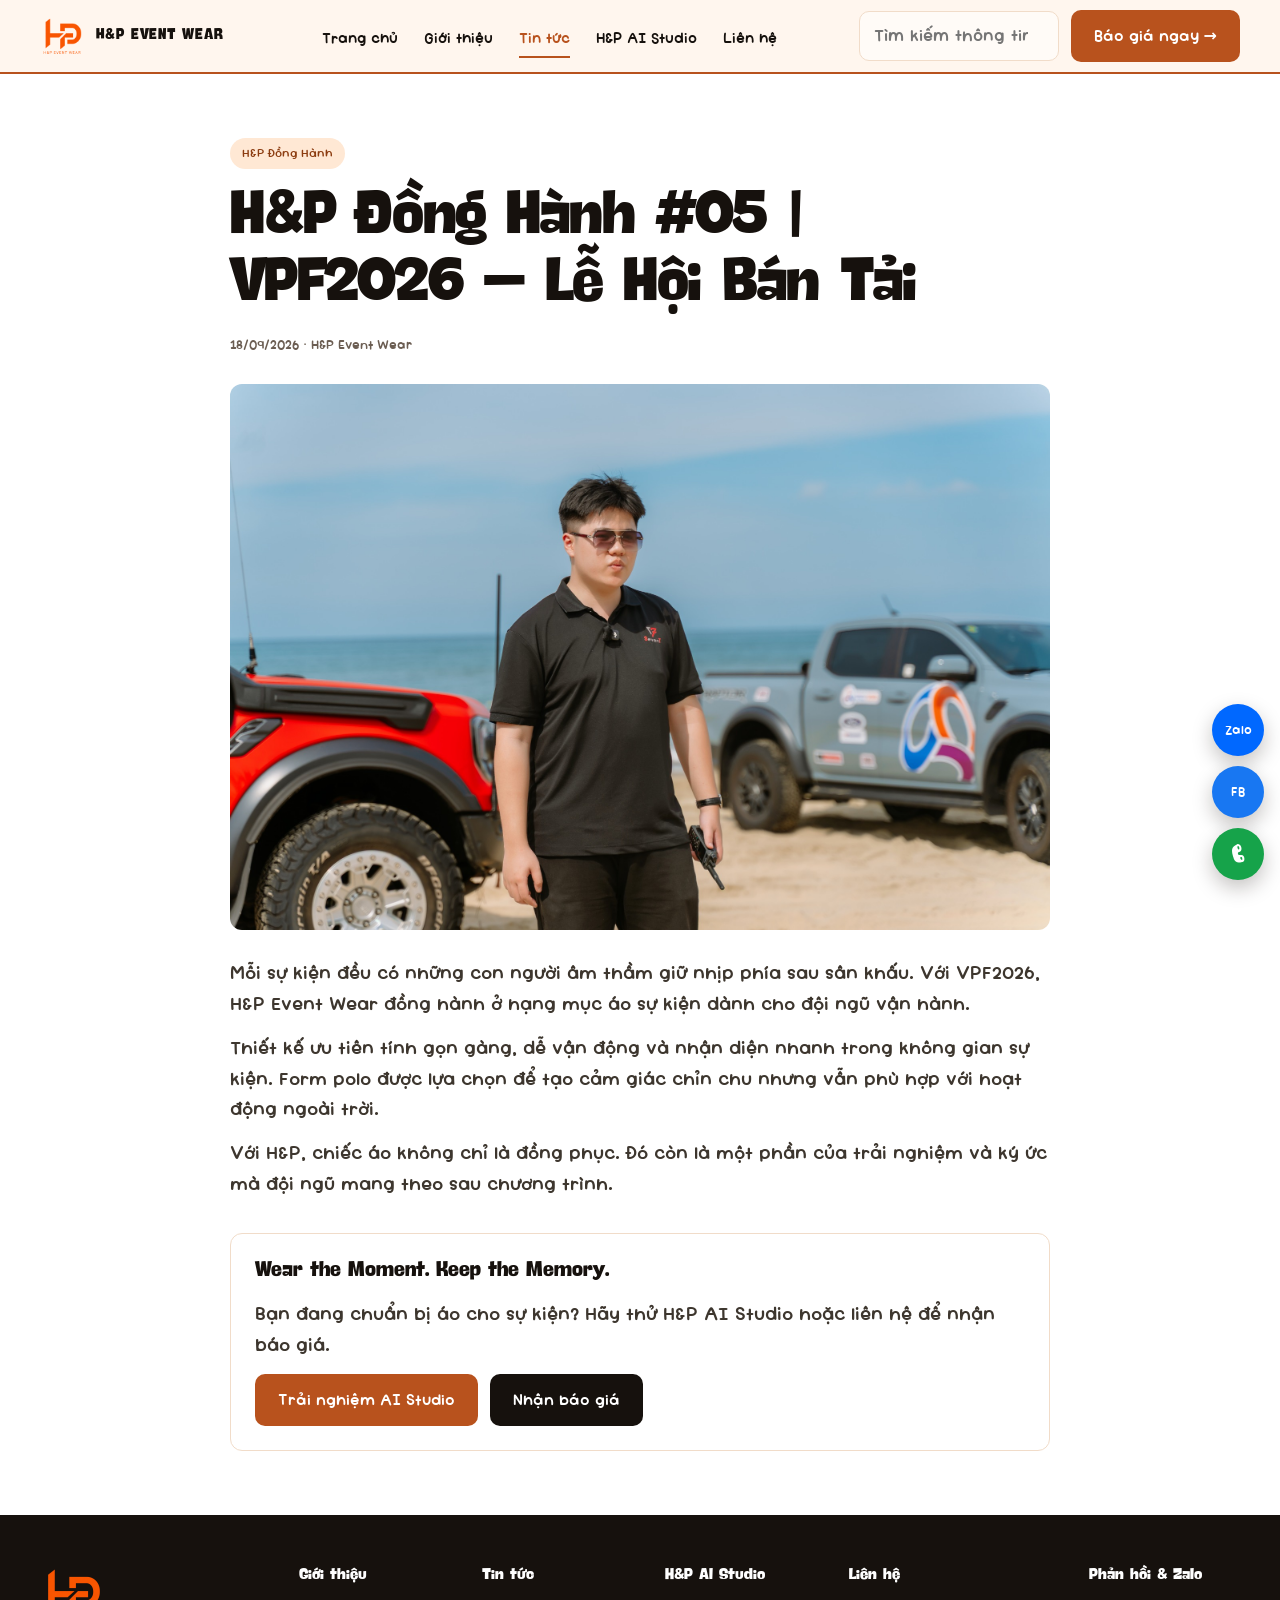
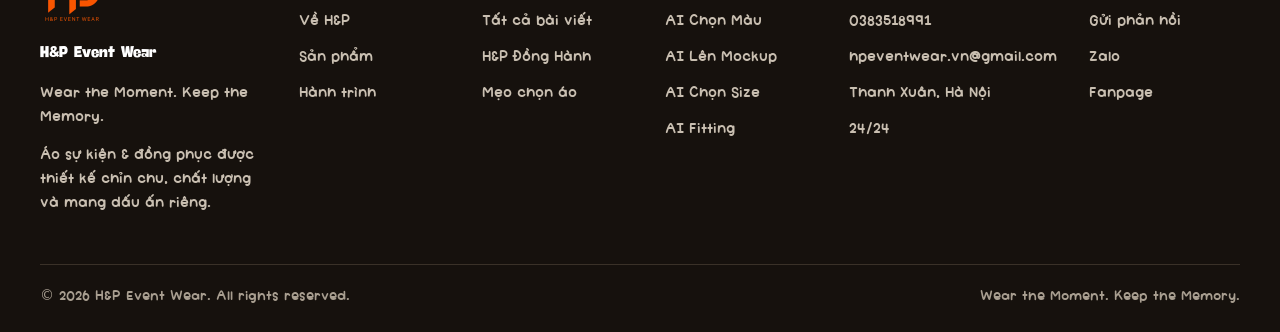
<file: article.html>
<!doctype html><html lang="vi"><head><meta charset="utf-8"><meta name="viewport" content="width=device-width,initial-scale=1"><title>Bài viết | H&amp;P Event Wear</title><meta name="description" content="Bài viết từ H&amp;P Event Wear về áo sự kiện, chất liệu, form áo và các chương trình đã đồng hành."><link rel="canonical" href="https://www.hpeventwear.id.vn/article.html"><meta property="og:site_name" content="H&amp;P Event Wear"><meta property="og:locale" content="vi_VN"><meta property="og:type" content="article"><meta property="og:url" content="https://www.hpeventwear.id.vn/article.html"><meta property="og:title" content="Bài viết | H&amp;P Event Wear"><meta property="og:description" content="Bài viết từ H&amp;P Event Wear về áo sự kiện, chất liệu, form áo và các chương trình đã đồng hành."><meta property="og:image" content="https://www.hpeventwear.id.vn/assets/img/event-2.jpg"><meta name="twitter:card" content="summary_large_image"><link rel="icon" href="assets/img/logo.png"><meta name="theme-color" content="#FFF6EE"><link rel="stylesheet" href="assets/css/style.css"></head><body data-page="news"><a class="skip-link" href="#main">Bỏ qua, tới nội dung</a><header class="site-header"><div class="container header-inner"><a class="brand" href="index.html"><img src="assets/img/logo.png" alt="H&P Event Wear"><strong>H&P EVENT WEAR</strong></a><nav class="nav" id="site-nav"><a class="" href="index.html">Trang chủ</a><a class="" href="about.html">Giới thiệu</a><a class="active" href="news.html">Tin tức</a><div class="nav-dropdown"><a class="" href="ai-studio.html">H&P AI Studio</a><div class="dropdown"><a href="ai-studio.html#color">AI Chọn Màu</a><a href="ai-studio.html#mockup">AI Lên Mockup</a><a href="ai-studio.html#size">AI Chọn Size</a><a href="ai-studio.html#fitting">AI Fitting</a></div></div><a class="" href="contact.html">Liên hệ</a></nav><div class="header-tools"><div class="search-wrap"><input class="search-input" type="search" placeholder="Tìm kiếm thông tin..."><div class="search-results"></div></div><a class="btn btn-primary" href="contact.html">Báo giá ngay →</a><button class="mobile-toggle" aria-label="Mở menu" aria-expanded="false" aria-controls="site-nav">☰</button></div></div></header><main id="main"><section class="section surface"><div class="container article-body" id="articleBody"></div></section></main><footer class="site-footer"><div class="container"><div class="footer-grid"><div class="footer-brand"><img src="assets/img/logo.png" alt="H&P"><h4>H&P Event Wear</h4><p>Wear the Moment. Keep the Memory.</p><p class="muted">Áo sự kiện & đồng phục được thiết kế chỉn chu, chất lượng và mang dấu ấn riêng.</p></div><div><h4>Giới thiệu</h4><a href="about.html">Về H&P</a><a href="index.html#products">Sản phẩm</a><a href="index.html#journey">Hành trình</a></div><div><h4>Tin tức</h4><a href="news.html">Tất cả bài viết</a><a href="news.html">H&P Đồng Hành</a><a href="news.html">Mẹo chọn áo</a></div><div><h4>H&P AI Studio</h4><a href="ai-studio.html#color">AI Chọn Màu</a><a href="ai-studio.html#mockup">AI Lên Mockup</a><a href="ai-studio.html#size">AI Chọn Size</a><a href="ai-studio.html#fitting">AI Fitting</a></div><div><h4>Liên hệ</h4><a href="tel:0383518991">0383518991</a><a href="mailto:hpeventwear.vn@gmail.com">hpeventwear.vn@gmail.com</a><a href="contact.html">Thanh Xuân, Hà Nội</a><a href="contact.html">24/24</a></div><div><h4>Phản hồi & Zalo</h4><a href="contact.html#feedback">Gửi phản hồi</a><a href="https://zalo.me/0383518991" target="_blank" rel="noopener">Zalo</a><a href="https://www.facebook.com/hpeventwear" target="_blank" rel="noopener">Fanpage</a></div></div><div class="copyright"><span>© 2026 H&P Event Wear. All rights reserved.</span><span>Wear the Moment. Keep the Memory.</span></div></div></footer><div class="floating-contact"><a class="float-btn zalo" href="https://zalo.me/0383518991" target="_blank" rel="noopener" aria-label="Nhắn Zalo">Zalo</a><a class="float-btn msg" href="https://www.facebook.com/hpeventwear" target="_blank" rel="noopener" aria-label="Fanpage Facebook">FB</a><a class="float-btn call" href="tel:0383518991" aria-label="Gọi ngay">☎</a></div><script src="assets/js/articles.js"></script><script src="assets/js/app.js"></script></body></html>
</file>
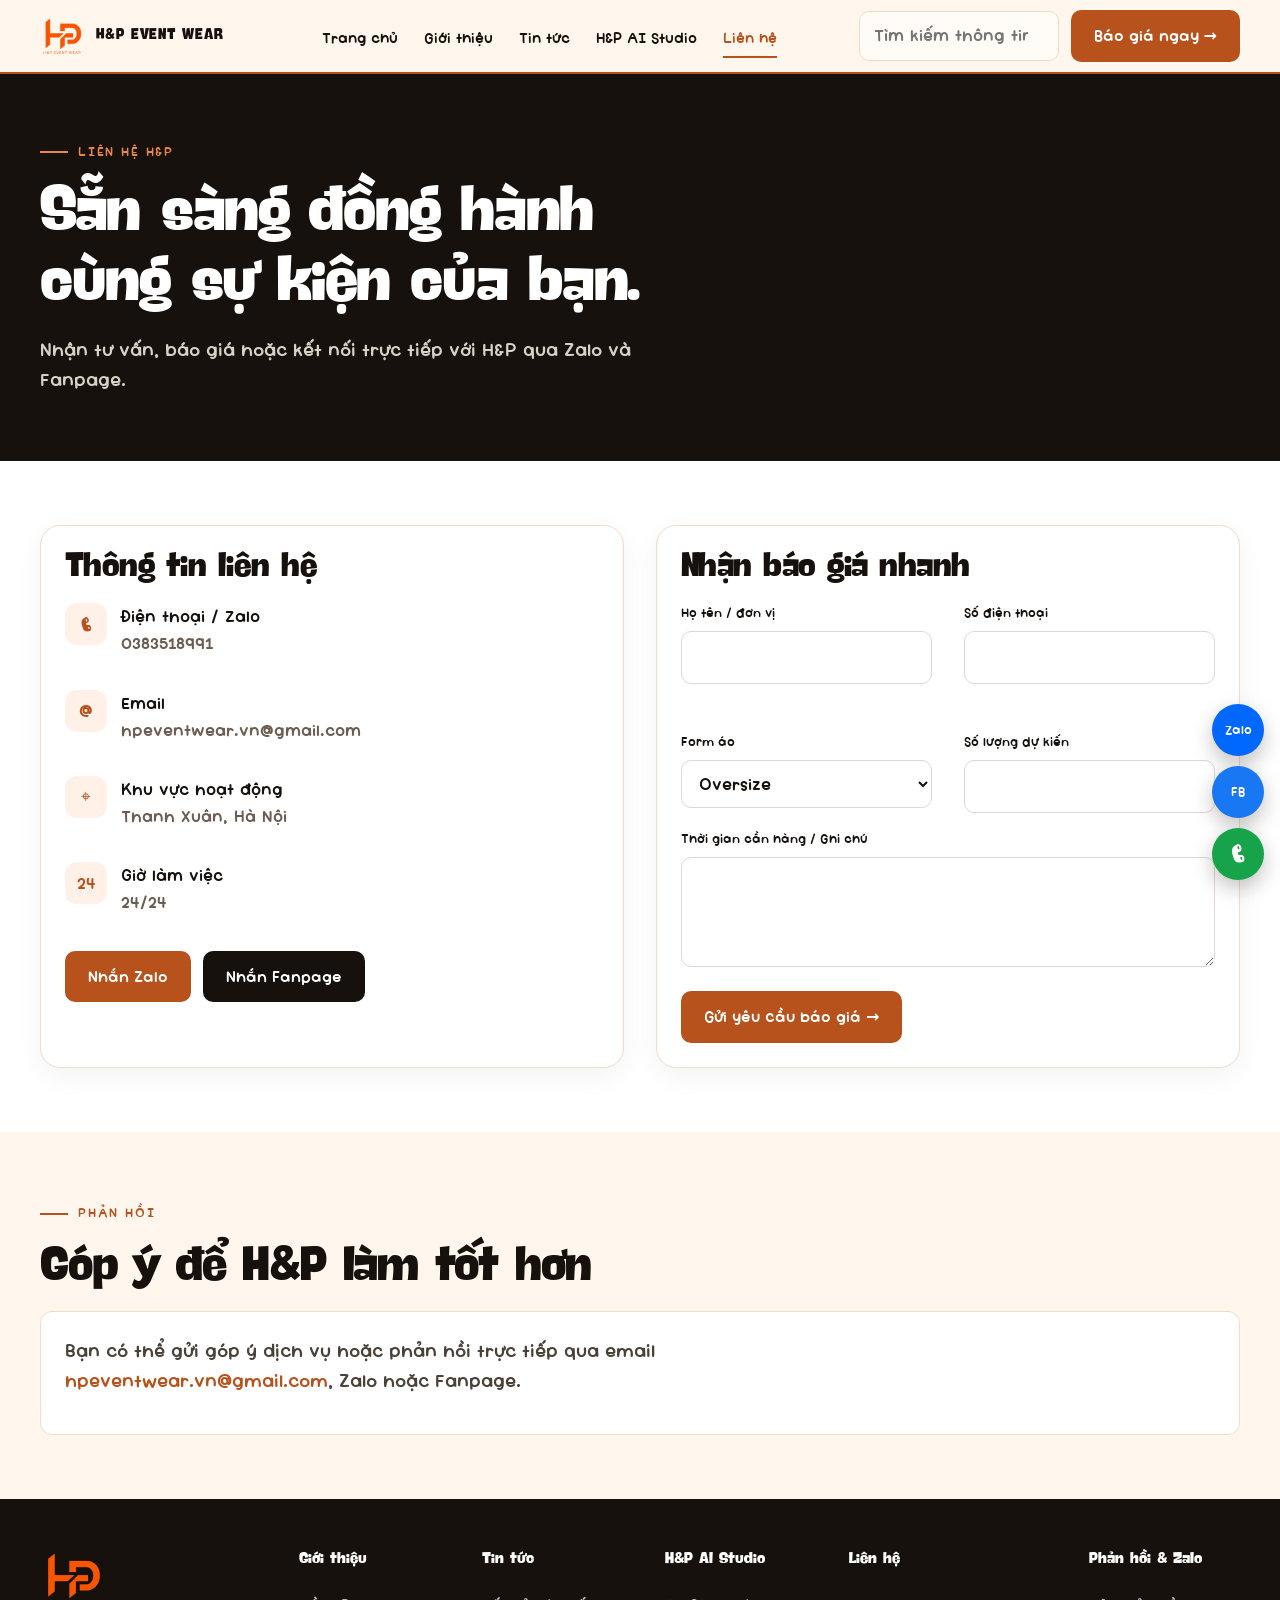
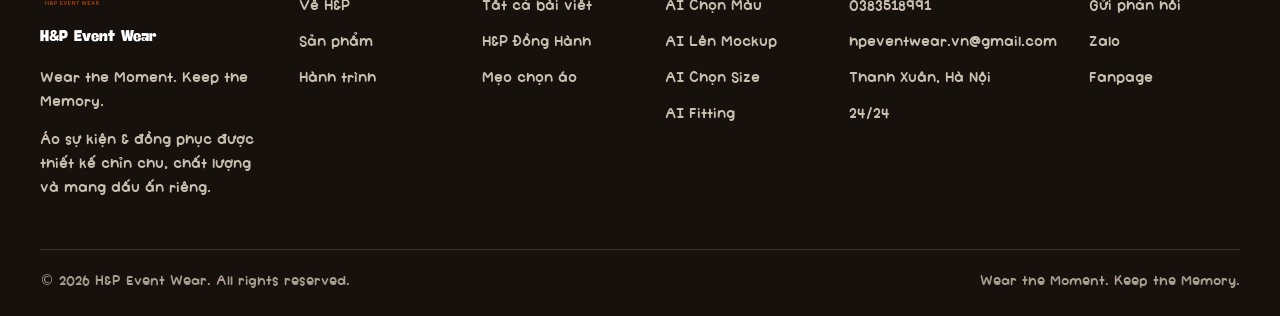
<file: contact.html>
<!doctype html><html lang="vi"><head><meta charset="utf-8"><meta name="viewport" content="width=device-width,initial-scale=1"><title>Liên hệ &amp; báo giá áo sự kiện | H&amp;P Event Wear</title><meta name="description" content="Gửi concept và số lượng để nhận báo giá áo sự kiện, polo, đồng phục từ H&amp;P Event Wear. Zalo, điện thoại, email; Thanh Xuân, Hà Nội."><link rel="canonical" href="https://www.hpeventwear.id.vn/contact.html"><meta property="og:site_name" content="H&amp;P Event Wear"><meta property="og:locale" content="vi_VN"><meta property="og:type" content="website"><meta property="og:url" content="https://www.hpeventwear.id.vn/contact.html"><meta property="og:title" content="Liên hệ &amp; báo giá áo sự kiện | H&amp;P Event Wear"><meta property="og:description" content="Gửi concept và số lượng để nhận báo giá áo sự kiện, polo, đồng phục từ H&amp;P Event Wear. Zalo, điện thoại, email; Thanh Xuân, Hà Nội."><meta property="og:image" content="https://www.hpeventwear.id.vn/assets/img/event-2.jpg"><meta name="twitter:card" content="summary_large_image"><link rel="icon" href="assets/img/logo.png"><meta name="theme-color" content="#FFF6EE"><link rel="stylesheet" href="assets/css/style.css"></head><body data-page="contact"><a class="skip-link" href="#main">Bỏ qua, tới nội dung</a><header class="site-header"><div class="container header-inner"><a class="brand" href="index.html"><img src="assets/img/logo.png" alt="H&P Event Wear"><strong>H&P EVENT WEAR</strong></a><nav class="nav" id="site-nav"><a class="" href="index.html">Trang chủ</a><a class="" href="about.html">Giới thiệu</a><a class="" href="news.html">Tin tức</a><div class="nav-dropdown"><a class="" href="ai-studio.html">H&P AI Studio</a><div class="dropdown"><a href="ai-studio.html#color">AI Chọn Màu</a><a href="ai-studio.html#mockup">AI Lên Mockup</a><a href="ai-studio.html#size">AI Chọn Size</a><a href="ai-studio.html#fitting">AI Fitting</a></div></div><a class="active" href="contact.html">Liên hệ</a></nav><div class="header-tools"><div class="search-wrap"><input class="search-input" type="search" placeholder="Tìm kiếm thông tin..."><div class="search-results"></div></div><a class="btn btn-primary" href="contact.html">Báo giá ngay →</a><button class="mobile-toggle" aria-label="Mở menu" aria-expanded="false" aria-controls="site-nav">☰</button></div></div></header><main id="main"><section class="subhero"><div class="container"><span class="eyebrow" style="color:#f1a071">Liên hệ H&P</span><h1>Sẵn sàng đồng hành<br>cùng sự kiện của bạn.</h1><p class="lead">Nhận tư vấn, báo giá hoặc kết nối trực tiếp với H&P qua Zalo và Fanpage.</p></div></section><section class="section surface"><div class="container grid-2"><div class="tool-panel"><h2 style="font-size:34px">Thông tin liên hệ</h2><div class="stack"><div class="contact-card"><div class="icon">☎</div><div><b>Điện thoại / Zalo</b><p class="muted">0383518991</p></div></div><div class="contact-card"><div class="icon">@</div><div><b>Email</b><p class="muted">hpeventwear.vn@gmail.com</p></div></div><div class="contact-card"><div class="icon">⌖</div><div><b>Khu vực hoạt động</b><p class="muted">Thanh Xuân, Hà Nội</p></div></div><div class="contact-card"><div class="icon">24</div><div><b>Giờ làm việc</b><p class="muted">24/24</p></div></div></div><div class="actions" style="margin-top:20px"><a class="btn btn-primary" href="https://zalo.me/0383518991" target="_blank">Nhắn Zalo</a><a class="btn btn-dark" href="https://www.facebook.com/hpeventwear" target="_blank">Nhắn Fanpage</a></div></div><form class="tool-panel" onsubmit="event.preventDefault(); alert('H&P đã ghi nhận yêu cầu demo. Khi triển khai backend, form này sẽ gửi dữ liệu tới đội ngũ bán hàng.');"><h2 style="font-size:34px">Nhận báo giá nhanh</h2><div class="grid-2"><div class="form-group"><label>Họ tên / đơn vị</label><input class="form-control" required></div><div class="form-group"><label>Số điện thoại</label><input class="form-control" type="tel" required></div><div class="form-group"><label>Form áo</label><select class="form-control"><option>Oversize</option><option>Boxy</option><option>Baby Tee</option><option>Polo</option></select></div><div class="form-group"><label>Số lượng dự kiến</label><input class="form-control" type="number" min="1"></div></div><div class="form-group"><label>Thời gian cần hàng / Ghi chú</label><textarea class="form-control"></textarea></div><button class="btn btn-primary" type="submit">Gửi yêu cầu báo giá →</button></form></div></section><section id="feedback" class="section"><div class="container"><span class="eyebrow">Phản hồi</span><h2>Góp ý để H&P làm tốt hơn</h2><div class="card"><p class="lead">Bạn có thể gửi góp ý dịch vụ hoặc phản hồi trực tiếp qua email <a class="orange" href="mailto:hpeventwear.vn@gmail.com"><b>hpeventwear.vn@gmail.com</b></a>, Zalo hoặc Fanpage.</p></div></div></section></main><footer class="site-footer"><div class="container"><div class="footer-grid"><div class="footer-brand"><img src="assets/img/logo.png" alt="H&P"><h4>H&P Event Wear</h4><p>Wear the Moment. Keep the Memory.</p><p class="muted">Áo sự kiện & đồng phục được thiết kế chỉn chu, chất lượng và mang dấu ấn riêng.</p></div><div><h4>Giới thiệu</h4><a href="about.html">Về H&P</a><a href="index.html#products">Sản phẩm</a><a href="index.html#journey">Hành trình</a></div><div><h4>Tin tức</h4><a href="news.html">Tất cả bài viết</a><a href="news.html">H&P Đồng Hành</a><a href="news.html">Mẹo chọn áo</a></div><div><h4>H&P AI Studio</h4><a href="ai-studio.html#color">AI Chọn Màu</a><a href="ai-studio.html#mockup">AI Lên Mockup</a><a href="ai-studio.html#size">AI Chọn Size</a><a href="ai-studio.html#fitting">AI Fitting</a></div><div><h4>Liên hệ</h4><a href="tel:0383518991">0383518991</a><a href="mailto:hpeventwear.vn@gmail.com">hpeventwear.vn@gmail.com</a><a href="contact.html">Thanh Xuân, Hà Nội</a><a href="contact.html">24/24</a></div><div><h4>Phản hồi & Zalo</h4><a href="contact.html#feedback">Gửi phản hồi</a><a href="https://zalo.me/0383518991" target="_blank" rel="noopener">Zalo</a><a href="https://www.facebook.com/hpeventwear" target="_blank" rel="noopener">Fanpage</a></div></div><div class="copyright"><span>© 2026 H&P Event Wear. All rights reserved.</span><span>Wear the Moment. Keep the Memory.</span></div></div></footer><div class="floating-contact"><a class="float-btn zalo" href="https://zalo.me/0383518991" target="_blank" rel="noopener" aria-label="Nhắn Zalo">Zalo</a><a class="float-btn msg" href="https://www.facebook.com/hpeventwear" target="_blank" rel="noopener" aria-label="Fanpage Facebook">FB</a><a class="float-btn call" href="tel:0383518991" aria-label="Gọi ngay">☎</a></div><script src="assets/js/articles.js"></script><script src="assets/js/app.js"></script></body></html>
</file>
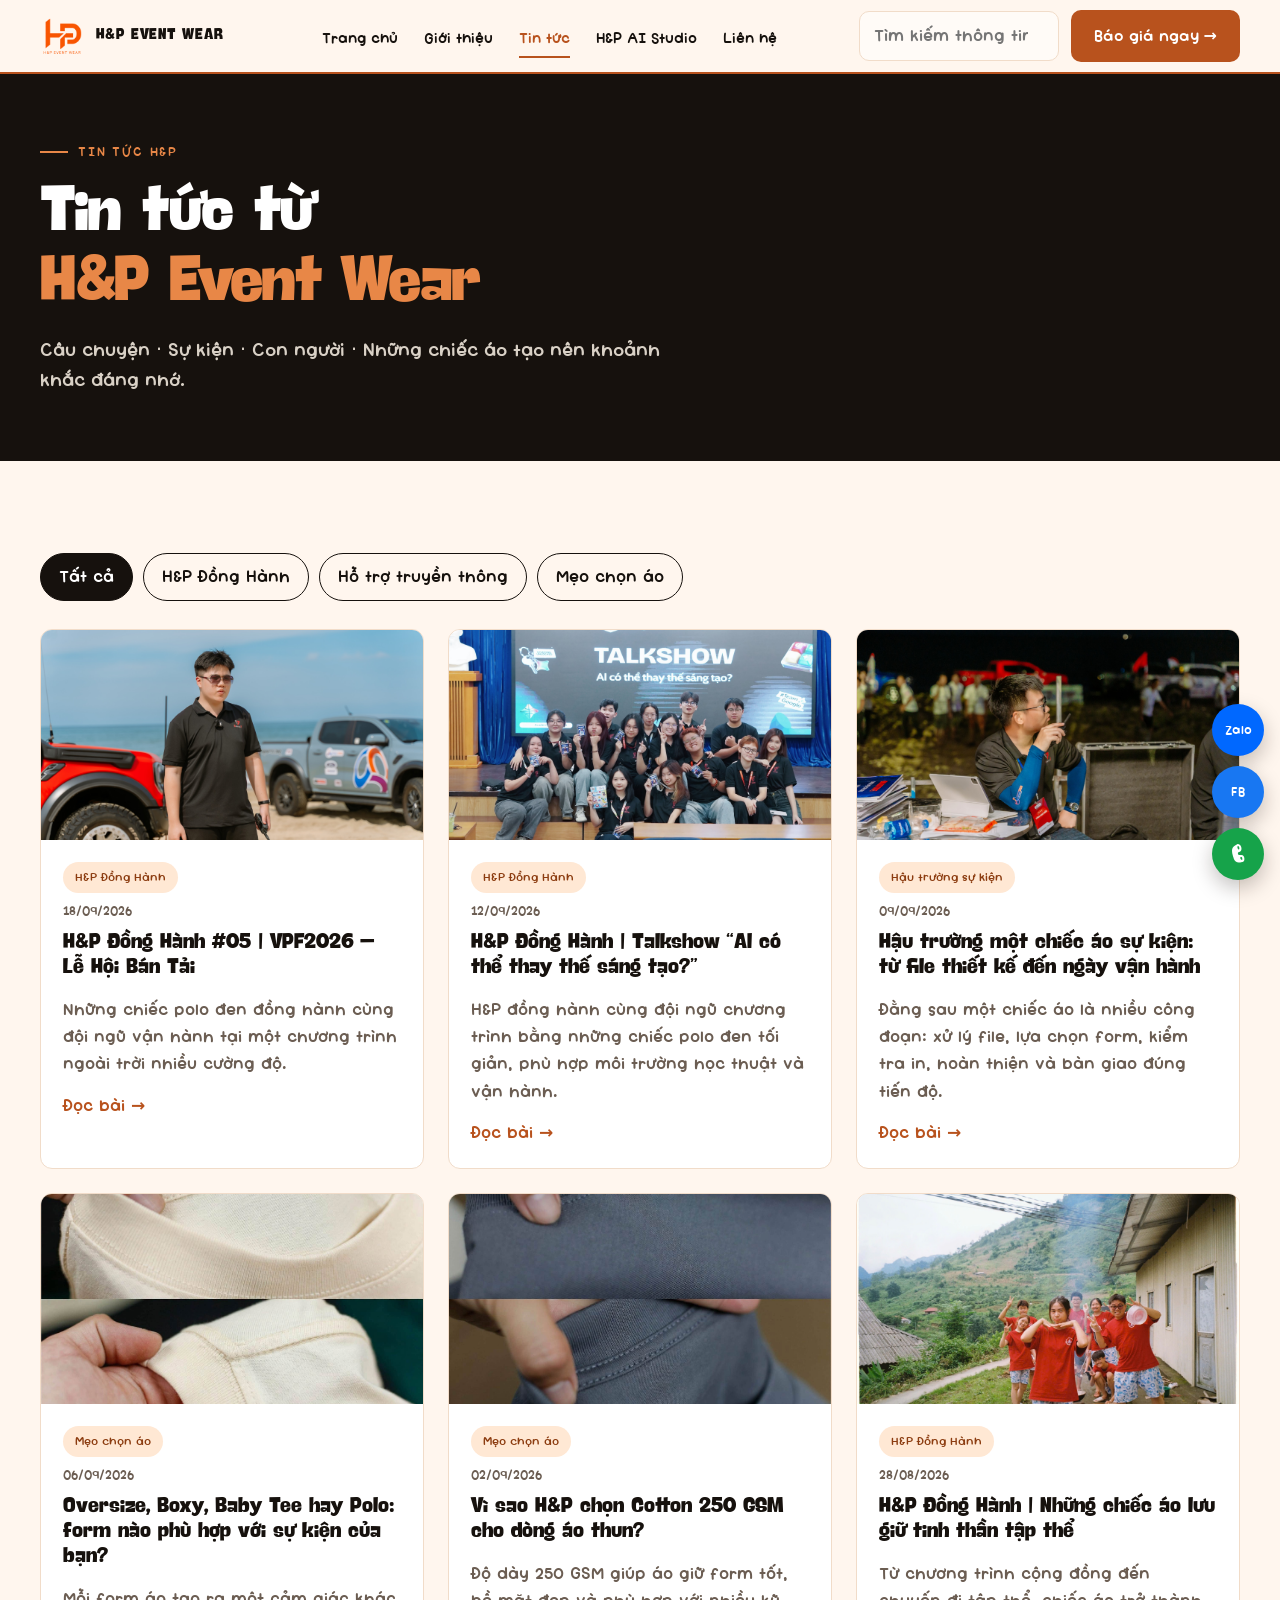
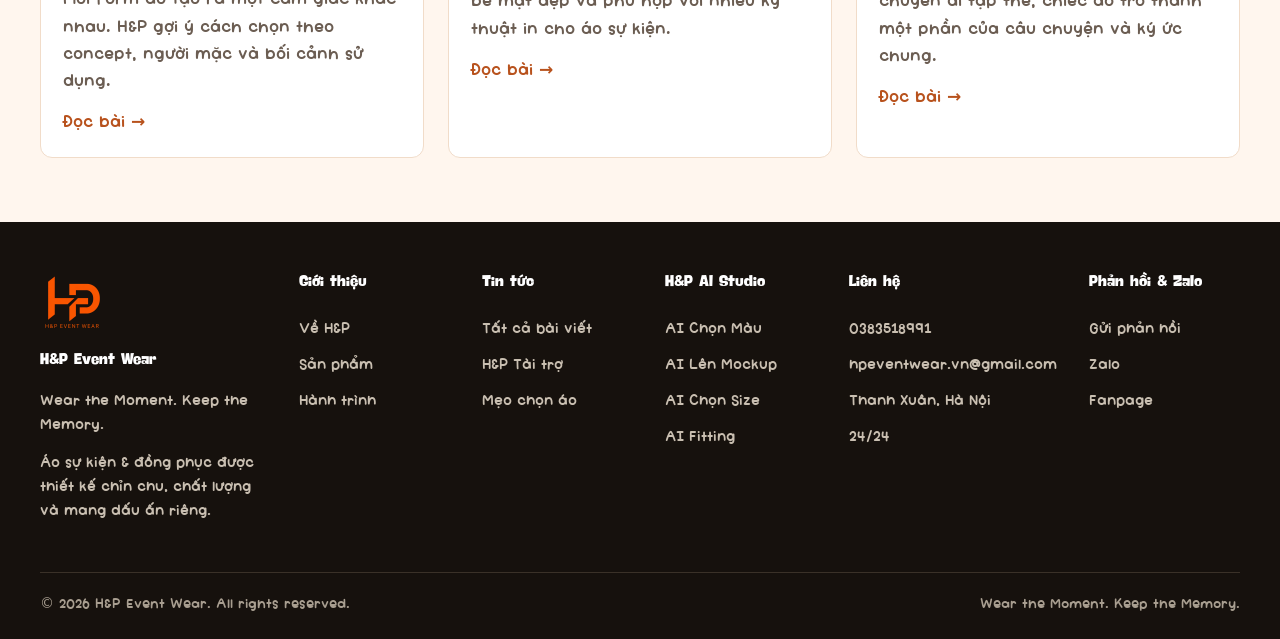
<file: news.html>
<!doctype html><html lang="vi"><head><meta charset="utf-8"><meta name="viewport" content="width=device-width,initial-scale=1"><title>Tin tức &amp; câu chuyện sự kiện | H&amp;P Event Wear</title><meta name="description" content="Những chương trình H&amp;P Event Wear đã đồng hành, mẹo chọn form áo và chất liệu cotton 250 GSM cho đội ngũ sự kiện."><link rel="canonical" href="https://www.hpeventwear.id.vn/news.html"><meta property="og:site_name" content="H&amp;P Event Wear"><meta property="og:locale" content="vi_VN"><meta property="og:type" content="website"><meta property="og:url" content="https://www.hpeventwear.id.vn/news.html"><meta property="og:title" content="Tin tức &amp; câu chuyện sự kiện | H&amp;P Event Wear"><meta property="og:description" content="Những chương trình H&amp;P Event Wear đã đồng hành, mẹo chọn form áo và chất liệu cotton 250 GSM cho đội ngũ sự kiện."><meta property="og:image" content="https://www.hpeventwear.id.vn/assets/img/event-2.jpg"><meta name="twitter:card" content="summary_large_image"><link rel="icon" href="assets/img/logo.png"><meta name="theme-color" content="#FFF6EE"><link rel="stylesheet" href="assets/css/style.css"></head><body data-page="news"><a class="skip-link" href="#main">Bỏ qua, tới nội dung</a><header class="site-header"><div class="container header-inner"><a class="brand" href="index.html"><img src="assets/img/logo.png" alt="H&P Event Wear"><strong>H&P EVENT WEAR</strong></a><nav class="nav" id="site-nav"><a class="" href="index.html">Trang chủ</a><a class="" href="about.html">Giới thiệu</a><a class="active" href="news.html">Tin tức</a><div class="nav-dropdown"><a class="" href="ai-studio.html">H&P AI Studio</a><div class="dropdown"><a href="ai-studio.html#color">AI Chọn Màu</a><a href="ai-studio.html#mockup">AI Lên Mockup</a><a href="ai-studio.html#size">AI Chọn Size</a><a href="ai-studio.html#fitting">AI Fitting</a></div></div><a class="" href="contact.html">Liên hệ</a></nav><div class="header-tools"><div class="search-wrap"><input class="search-input" type="search" placeholder="Tìm kiếm thông tin..."><div class="search-results"></div></div><a class="btn btn-primary" href="contact.html">Báo giá ngay →</a><button class="mobile-toggle" aria-label="Mở menu" aria-expanded="false" aria-controls="site-nav">☰</button></div></div></header><main id="main"><section class="subhero"><div class="container"><span class="eyebrow" style="color:#f1a071">Tin tức H&P</span><h1>Tin tức từ<br><span class="orange">H&P Event Wear</span></h1><p class="lead">Câu chuyện · Sự kiện · Con người · Những chiếc áo tạo nên khoảnh khắc đáng nhớ.</p></div></section><section class="section"><div class="container"><div class="filterbar"><button class="filter-pill active">Tất cả</button><button class="filter-pill">H&P Đồng Hành</button><button class="filter-pill">Hỗ trợ truyền thông</button><button class="filter-pill">Mẹo chọn áo</button></div><div id="articleGrid" class="grid-3"></div></div></section></main><footer class="site-footer"><div class="container"><div class="footer-grid"><div class="footer-brand"><img src="assets/img/logo.png" alt="H&P"><h4>H&P Event Wear</h4><p>Wear the Moment. Keep the Memory.</p><p class="muted">Áo sự kiện & đồng phục được thiết kế chỉn chu, chất lượng và mang dấu ấn riêng.</p></div><div><h4>Giới thiệu</h4><a href="about.html">Về H&P</a><a href="index.html#products">Sản phẩm</a><a href="index.html#journey">Hành trình</a></div><div><h4>Tin tức</h4><a href="news.html">Tất cả bài viết</a><a href="news.html">H&P Tài trợ</a><a href="news.html">Mẹo chọn áo</a></div><div><h4>H&P AI Studio</h4><a href="ai-studio.html#color">AI Chọn Màu</a><a href="ai-studio.html#mockup">AI Lên Mockup</a><a href="ai-studio.html#size">AI Chọn Size</a><a href="ai-studio.html#fitting">AI Fitting</a></div><div><h4>Liên hệ</h4><a href="tel:0383518991">0383518991</a><a href="mailto:hpeventwear.vn@gmail.com">hpeventwear.vn@gmail.com</a><a href="contact.html">Thanh Xuân, Hà Nội</a><a href="contact.html">24/24</a></div><div><h4>Phản hồi & Zalo</h4><a href="contact.html#feedback">Gửi phản hồi</a><a href="https://zalo.me/0383518991" target="_blank" rel="noopener">Zalo</a><a href="https://www.facebook.com/hpeventwear" target="_blank" rel="noopener">Fanpage</a></div></div><div class="copyright"><span>© 2026 H&P Event Wear. All rights reserved.</span><span>Wear the Moment. Keep the Memory.</span></div></div></footer><div class="floating-contact"><a class="float-btn zalo" href="https://zalo.me/0383518991" target="_blank" rel="noopener" aria-label="Nhắn Zalo">Zalo</a><a class="float-btn msg" href="https://www.facebook.com/hpeventwear" target="_blank" rel="noopener" aria-label="Fanpage Facebook">FB</a><a class="float-btn call" href="tel:0383518991" aria-label="Gọi ngay">☎</a></div><script src="assets/js/articles.js"></script><script src="assets/js/app.js"></script></body></html>
</file>
<file: assets/css/style.css>
/* ===== H&P Event Wear — hệ thiết kế mới =====
   Nền giấy ấm + mực đen + một màu thương hiệu (cam #B8521D). Phẳng, không gradient, ảnh thật dẫn dắt.
   Phông chữ của thương hiệu: LF Negrita Pro (tiêu đề), LF Study Notes (văn bản). */
@font-face{font-family:"LF Negrita Pro";src:url(../fonts/LFNegritaPro.woff) format("woff");font-weight:400;font-style:normal;font-display:swap}
@font-face{font-family:"LF Study Notes";src:url(../fonts/LFStudyNotes.woff) format("woff");font-weight:400;font-style:normal;font-display:swap}
:root{
  --orange:#B8521D;--orange-2:#E88747;--orange-3:#F6C79D;
  --paper:#FFF6EE;--surface:#FFFFFF;--tint:#FFE8D4;--cream:#FFFBF7;--white:#fff;
  --ink:#16110D;--black:#16110D;--black-2:#221B15;--muted:#6B5D52;--line:#F1DCC9;
  --radius:12px;--shadow:0 12px 32px rgba(22,17,13,.10);
  --container:min(1200px,calc(100% - 48px));--header-h:72px;
  --font-head:"LF Negrita Pro",Inter,ui-sans-serif,system-ui,"Segoe UI",Roboto,Arial,sans-serif;
  --font-body:"LF Study Notes",Inter,ui-sans-serif,system-ui,"Segoe UI",Roboto,Arial,sans-serif;
}
*{box-sizing:border-box}
html{scroll-behavior:smooth;scroll-padding-top:var(--header-h)}
body{margin:0;font-family:var(--font-body);font-synthesis:none;color:var(--ink);background:var(--paper);line-height:1.6;font-size:17px;-webkit-font-smoothing:antialiased}
img{max-width:100%;display:block}
a{text-decoration:none;color:inherit}
button,input,select,textarea{font:inherit;color:inherit}
button{cursor:pointer}
:focus-visible{outline:3px solid var(--orange);outline-offset:3px;border-radius:6px}
.skip-link{position:absolute;left:12px;top:-60px;z-index:100;background:var(--ink);color:#fff;padding:12px 18px;border-radius:8px;font-weight:700}
.skip-link:focus{top:calc(var(--header-h) + 8px)}
.container{width:var(--container);margin-inline:auto}
.section{padding:96px 0}.section-sm{padding:56px 0}.surface{background:var(--surface)}
h1,h2,h3,h4,h5,h6,.brand strong,.stat b,.num{font-family:var(--font-head);font-weight:400;letter-spacing:0;color:var(--ink)}
h1,h2,h3{line-height:1.08;margin:0 0 16px}
h1{font-size:clamp(40px,5.6vw,80px);letter-spacing:-.02em}
h2{font-size:clamp(30px,3.8vw,52px);letter-spacing:-.015em}
h3{font-size:21px;line-height:1.2}
p{margin:0 0 14px}
.lead{font-size:19px;color:#4a4238;max-width:640px}
.muted{color:var(--muted)}.orange{color:var(--orange)}
.eyebrow{display:inline-flex;align-items:center;gap:10px;text-transform:uppercase;letter-spacing:.14em;font-size:12px;font-weight:700;color:var(--orange);margin-bottom:18px}
.eyebrow::before{content:"";width:28px;height:2px;background:currentColor}
.stack{display:grid;gap:18px}
.grid-2{display:grid;grid-template-columns:repeat(2,minmax(0,1fr));gap:32px}
.grid-3{display:grid;grid-template-columns:repeat(3,minmax(0,1fr));gap:24px}
.grid-4{display:grid;grid-template-columns:repeat(4,minmax(0,1fr));gap:20px}
.card{background:var(--white);border:1px solid var(--line);border-radius:var(--radius);padding:24px;transition:transform .25s,border-color .25s}
a.card:hover,.card.link:hover{transform:translateY(-2px);border-color:var(--orange)}
.card.dark{background:var(--ink);color:#fff;border-color:var(--ink)}.card.dark h3{color:#fff}
.tag{display:inline-flex;padding:6px 12px;border-radius:999px;background:var(--tint);color:#8C3C10;font-size:12px;font-weight:700}
/* nút: một cặp — đặc cam + viền mực */
.btn{display:inline-flex;align-items:center;justify-content:center;gap:9px;min-height:48px;border-radius:10px;padding:12px 22px;border:1.5px solid transparent;font-weight:700;font-size:16px;font-family:var(--font-body);transition:transform .2s,background .2s,color .2s,border-color .2s}
.btn:hover{transform:translateY(-2px)}.btn:active{transform:translateY(0) scale(.98)}
.btn-primary{background:var(--orange);color:#fff}.btn-primary:hover{background:#9C4316}
.btn-dark{background:var(--ink);color:#fff}.btn-dark:hover{background:#000}
.btn-light{background:transparent;color:var(--ink);border-color:var(--ink)}.btn-light:hover{background:var(--ink);color:#fff}
.btn-outline{background:transparent;border-color:rgba(255,255,255,.7);color:#fff}.btn-outline:hover{background:#fff;color:var(--ink)}
.actions{display:flex;gap:12px;flex-wrap:wrap}
.link-arrow{display:inline-flex;gap:8px;font-weight:700;color:var(--orange);background:linear-gradient(currentColor,currentColor) 0 100%/0 2px no-repeat;padding-bottom:3px;transition:background-size .25s}
.link-arrow:hover{background-size:100% 2px}

/* ===== header ===== */
.site-header{position:sticky;top:0;z-index:60;background:var(--paper);border-bottom:1px solid var(--line)}
.header-inner{height:var(--header-h);display:flex;align-items:center;gap:28px}
.brand{display:flex;align-items:center;gap:12px;min-width:200px}
.brand img{width:44px;height:44px;object-fit:contain;border-radius:8px}
.brand strong{font-size:15px;letter-spacing:.06em}
.nav{display:flex;align-items:center;gap:26px;margin:auto}
.nav a{font-size:15px;font-weight:700;position:relative;padding:26px 0;display:inline-block}
.nav>a::after,.nav-dropdown>a::after{content:"";position:absolute;left:0;right:100%;bottom:18px;height:2px;background:var(--orange);transition:right .25s}
.nav a:hover::after,.nav a.active::after{right:0}
.nav a.active,.nav a:hover{color:var(--orange)}
.nav-dropdown{position:relative}
.dropdown{display:none;position:absolute;top:calc(100% - 6px);left:-16px;width:240px;padding:10px;background:var(--cream);border:1px solid var(--line);border-radius:12px;box-shadow:var(--shadow)}
.nav-dropdown:hover .dropdown,.nav-dropdown:focus-within .dropdown{display:grid}
.dropdown a{padding:12px 14px;border-radius:8px}
.dropdown a::after{display:none}.dropdown a:hover{background:var(--tint)}
.header-tools{display:flex;align-items:center;gap:12px}
.search-wrap{position:relative}
.search-input{width:200px;min-height:44px;padding:10px 14px;border:1px solid var(--line);border-radius:10px;background:var(--cream);outline:none;transition:border-color .2s,width .25s}
.search-input:focus{border-color:var(--orange);width:240px}
.search-results{display:none;position:absolute;right:0;top:52px;width:360px;max-height:420px;overflow:auto;background:var(--cream);border:1px solid var(--line);border-radius:12px;box-shadow:var(--shadow);padding:10px}
.search-results.show{display:block}
.search-item{display:block;padding:12px;border-radius:8px}.search-item:hover{background:var(--tint)}
.search-item b{display:block}.search-item small{color:var(--muted)}
.mobile-toggle{display:none;width:48px;height:48px;border:1.5px solid var(--ink);border-radius:10px;background:transparent;font-size:22px;line-height:1}

/* ===== hero (ảnh thật, chữ trên nền phẳng) ===== */
.hero{background:var(--paper);color:var(--ink);padding:0;min-height:calc(100svh - var(--header-h));display:block;position:relative}
.hero-grid{display:grid;grid-template-columns:minmax(0,1fr) minmax(0,1.05fr);gap:56px;align-items:center;min-height:calc(100svh - var(--header-h));padding-block:40px}
.hero h1{max-width:12ch;margin-bottom:22px}
.hero p{font-size:19px;color:#4a4238;max-width:520px}
.hero .actions{margin-top:28px}
.hero-slogan{font-family:var(--font-head);color:var(--orange);font-size:18px;margin:0 0 22px;letter-spacing:.01em}
.hero-facts{display:flex;gap:36px;margin:40px 0 0;padding:28px 0 0;border-top:1px solid var(--line)}
.hero-facts div{display:grid;gap:2px}
.hero-facts dt{font-family:var(--font-head);font-size:34px;line-height:1;color:var(--ink)}
.hero-facts dd{margin:0;font-size:14px;color:var(--muted)}
.hero-photo{position:relative;height:min(74svh,720px);border-radius:var(--radius);overflow:hidden;background:var(--tint)}
.hero-photo img{width:100%;height:100%;object-fit:cover;object-position:center 30%;transition:transform .6s}
.hero-photo:hover img{transform:scale(1.03)}
/* hero vào cảnh một lần khi tải trang */
@keyframes hpEnter{from{opacity:0;transform:translateY(18px)}to{opacity:1;transform:none}}
[data-enter]>*,[data-enter] .hero-grid>*{animation:hpEnter .7s cubic-bezier(.2,.7,.2,1) both}
[data-enter] .hero-grid>*:nth-child(2){animation-delay:.12s}
.hero-copy>*{animation:hpEnter .7s cubic-bezier(.2,.7,.2,1) both}
.hero-copy>*:nth-child(2){animation-delay:.06s}.hero-copy>*:nth-child(3){animation-delay:.12s}.hero-copy>*:nth-child(4){animation-delay:.18s}.hero-copy>*:nth-child(5){animation-delay:.24s}.hero-copy>*:nth-child(6){animation-delay:.3s}
[data-enter]>.container{animation:none}

/* ===== trang con: dải tiêu đề phẳng ===== */
.subhero{padding:84px 0 72px;background:var(--ink);color:#fff;position:relative}
.subhero h1{color:#fff;font-size:clamp(38px,5vw,64px)}
.subhero .lead{color:#D9D1C6}
.subhero .orange{color:var(--orange-2)}
.subhero .eyebrow{color:var(--orange-2)!important}

/* ===== màn chung của trang chủ: mỗi phần một đến hai màn hình ===== */
.screen{min-height:100svh;display:flex;align-items:center;padding:72px 0;scroll-margin-top:var(--header-h)}
.screen>.container{width:var(--container)}
.screen.dark{background:var(--ink);color:#EDE6DA}
.screen.dark h2,.screen.dark h3{color:#fff}
.screen.dark .eyebrow{color:var(--orange-2)}
.screen.dark .lead{color:#D2C9BC}

/* chọn form + màu: màu đổi ảnh */
.picker{display:grid;grid-template-columns:minmax(0,.75fr) minmax(0,1.25fr);gap:56px;align-items:center}
.picker-ui h2{max-width:14ch}
.tabs{display:flex;gap:8px;flex-wrap:wrap;margin:26px 0 22px}
.tab{min-height:44px;padding:10px 18px;border:1.5px solid var(--ink);border-radius:999px;background:transparent;font-weight:700;transition:background .2s,color .2s,transform .2s}
.tab:hover{transform:translateY(-2px)}.tab:active{transform:scale(.98)}
.tab[aria-selected="true"]{background:var(--ink);color:#fff}
.sw-row{display:flex;flex-wrap:wrap;gap:10px;margin:0 0 14px}
.swatch-btn{width:44px;height:44px;border-radius:50%;border:2px solid var(--paper);box-shadow:0 0 0 1px #BDB2A2;padding:0;transition:transform .2s,box-shadow .2s}
.swatch-btn:hover{transform:scale(1.08)}
.swatch-btn[aria-pressed="true"]{box-shadow:0 0 0 3px var(--orange)}
.pick-name{font-weight:700;margin:0 0 26px;min-height:1.6em}
.pick-spec{margin:0 0 28px;color:var(--muted);font-size:16px}
.stage{display:grid;grid-template-columns:1fr 1fr;gap:16px}
.stage figure{margin:0;background:#fff;border:1px solid var(--line);border-radius:var(--radius);overflow:hidden;aspect-ratio:4/5;display:grid;place-items:center}
.stage img{width:100%;height:100%;object-fit:contain;transform:scale(1.0);transition:transform .5s,opacity .3s}
.stage figure:hover img{transform:scale(1.03)}
.stage img.swap{opacity:0}

/* chương trình đã đồng hành */
.events{display:grid;grid-template-columns:minmax(0,.8fr) minmax(0,1.2fr);gap:64px;align-items:center}
.event-list{list-style:none;margin:28px 0 30px;padding:0;border-top:1px solid var(--line)}
.event-list li{border-bottom:1px solid var(--line)}
.event-list a{display:grid;grid-template-columns:1fr auto;gap:16px;padding:20px 0;align-items:baseline;transition:padding .25s,color .2s}
.event-list a:hover{padding-left:10px;color:var(--orange)}
.event-list b{font-family:var(--font-head);font-weight:400;font-size:21px;line-height:1.25}
.event-list span{color:var(--muted);font-size:14px;white-space:nowrap}
.photo-grid{display:grid;grid-template-columns:1.15fr 1fr;grid-template-rows:1fr 1fr;gap:14px;height:min(78svh,700px)}
.photo-grid .ph{border-radius:var(--radius);overflow:hidden;background:var(--tint);min-height:0}
.photo-grid .ph:first-child{grid-row:span 2}
.photo-grid img{width:100%;height:100%;object-fit:cover;object-position:center 65%;transition:transform .6s}
.photo-grid .ph:hover img{transform:scale(1.03)}

/* chất vải */
.fabric{display:grid;grid-template-columns:minmax(0,1.1fr) minmax(0,.9fr);gap:64px;align-items:center}
.fabric-photos{display:grid;grid-template-columns:1.2fr 1fr;grid-template-rows:1fr 1fr;gap:14px;height:min(74svh,660px)}
.fabric-photos .ph{border-radius:var(--radius);overflow:hidden;min-height:0;background:var(--tint)}
.fabric-photos .ph:first-child{grid-row:span 2}
.fabric-photos img{width:100%;height:100%;object-fit:cover;transition:transform .6s}
.fabric-photos .ph:hover img{transform:scale(1.03)}
.spec-list{margin:28px 0 0;display:grid;gap:0;border-top:1px solid var(--line)}
.spec-list div{display:grid;grid-template-columns:150px 1fr;gap:16px;padding:18px 0;border-bottom:1px solid var(--line)}
.spec-list dt{font-family:var(--font-head);font-size:19px}.spec-list dd{margin:0;color:var(--muted)}

/* AI Studio: bốn bước */
.steps{display:grid;grid-template-columns:repeat(4,minmax(0,1fr));gap:0;margin:48px 0 40px;border-top:1px solid #4A4036}
.step{display:block;padding:28px 24px 28px 0;border-right:1px solid #4A4036;transition:background .25s,padding .25s}
.step+.step{padding-left:24px}.step:last-child{border-right:0}
.step:hover{background:#221B15}
.step .num{display:block;color:var(--orange-2);font-size:15px;margin-bottom:60px}
.step h3{margin-bottom:10px}.step p{color:#C9BFB1;font-size:16px;margin:0}

/* dải cuối: màu thương hiệu */
.band{background:var(--orange);color:#fff;padding:0;min-height:0}
.band .container{display:flex;justify-content:space-between;align-items:center;gap:32px;flex-wrap:wrap;padding-block:72px}
.band h2{color:#fff;margin-bottom:8px;max-width:26ch}
.band p{color:#FDEBDD;margin:0;font-size:18px}
.band .btn-primary{background:#fff;color:var(--ink)}.band .btn-primary:hover{background:var(--ink);color:#fff}
.band .btn-light{border-color:#fff;color:#fff}.band .btn-light:hover{background:#fff;color:var(--ink)}

/* ===== khối dùng ở trang con ===== */
.about-strip{display:grid;grid-template-columns:1.1fr .9fr;gap:56px;align-items:center}
.quote-card{background:var(--ink);color:#fff;border-radius:var(--radius);padding:40px}.quote-card p{font-size:24px;margin:0;font-family:var(--font-head)}
.stat-row{display:grid;grid-template-columns:1.2fr repeat(3,1fr);gap:20px;background:var(--ink);color:#fff;padding:40px;border-radius:var(--radius)}
.stat-row h3{color:#fff}.stat b{font-size:40px;color:var(--orange-2);display:block}.stat span{color:#D9D1C6}
.ai-step{position:relative}.ai-step .num{font-size:14px;color:var(--orange)}
.product-thumb{height:220px;border-radius:12px;background:var(--tint);display:grid;place-items:center;margin-bottom:16px;overflow:hidden}
.portfolio-card,.news-card{overflow:hidden;padding:0}
.portfolio-card img,.news-card img{width:100%;height:210px;object-fit:cover;transition:transform .5s}
.portfolio-card:hover img,.news-card:hover img{transform:scale(1.03)}
.portfolio-card .body{padding:20px}.news-card .body{padding:22px}
.news-meta{font-size:13px;color:var(--muted);margin:8px 0}
.cta-band{background:var(--orange);color:#fff;padding:56px 0}.cta-band h2{color:#fff;margin-bottom:6px}
.fabric-gallery{display:grid;grid-template-columns:1.4fr 1fr 1fr;gap:14px}
.fabric-gallery img{width:100%;height:280px;object-fit:cover;border-radius:12px}
.fabric-gallery img:first-child{height:574px;grid-row:span 2}
.article-body{max-width:820px;margin:auto}.article-body img{border-radius:12px;margin:28px 0}.article-body p{font-size:19px;color:#3d362e}
.filterbar{display:flex;gap:10px;flex-wrap:wrap;margin:28px 0}
.filter-pill{min-height:44px;border:1.5px solid var(--ink);background:transparent;border-radius:999px;padding:9px 18px;font-weight:700;transition:background .2s,color .2s,transform .2s}
.filter-pill:hover{transform:translateY(-2px)}.filter-pill.active{background:var(--ink);color:#fff}
.contact-card{display:flex;gap:14px;align-items:flex-start}
.contact-card .icon{width:44px;height:44px;border-radius:10px;background:var(--tint);display:grid;place-items:center;color:#8C3C10;font-weight:700;flex:none}
/* AI */
.progress-steps{display:grid;grid-template-columns:repeat(4,1fr);gap:12px}.progress-item{padding:14px 16px;border:1px solid var(--line);border-radius:12px;background:#fff;font-size:13px;font-weight:800}.progress-item.active{background:#fff2ea;color:var(--orange);border-color:#efc6b1}.tool-layout{display:grid;grid-template-columns:390px minmax(0,1fr);gap:28px;align-items:start}.tool-panel{background:#fff;border:1px solid var(--line);border-radius:20px;padding:24px;box-shadow:0 8px 28px rgba(20,15,12,.05)}.form-group{margin-bottom:16px}.form-group label{display:block;font-size:13px;font-weight:800;margin-bottom:7px}.form-control{width:100%;padding:12px 13px;border:1px solid #ddd8d4;border-radius:10px;background:#fff;outline:none}.form-control:focus{border-color:var(--orange);box-shadow:0 0 0 3px rgba(184,82,29,.11)}textarea.form-control{min-height:110px;resize:vertical}.upload-zone{border:1.5px dashed #cfc8c3;border-radius:14px;background:#faf9f7;padding:24px;text-align:center}.upload-zone.drag{border-color:var(--orange);background:#fff3ec}.color-grid{display:grid;grid-template-columns:repeat(5,1fr);gap:12px}.color-card{border:1px solid var(--line);border-radius:14px;padding:12px;background:#fff;cursor:pointer}.color-card.active{border-color:var(--orange);box-shadow:0 0 0 3px rgba(184,82,29,.10)}.swatch{height:72px;border-radius:10px;border:1px solid rgba(0,0,0,.08)}.color-card b{display:block;font-size:13px;margin-top:7px}.recommendation{padding:16px;border-radius:14px;background:#fff6f0;border:1px solid #f0d6c8}.mockup-controls{display:grid;grid-template-columns:1fr 1fr;gap:18px}.mockup-card{border:1px solid var(--line);border-radius:18px;padding:16px;background:#f9f8f6}.mockup-board{position:relative;aspect-ratio:4/5;display:grid;place-items:center;overflow:hidden;border-radius:14px;background:#efedea}.mockup-board svg{width:88%;height:88%}.artwork{position:absolute;touch-action:none;cursor:grab;user-select:none;max-width:none}.artwork:active{cursor:grabbing}.range-row{display:grid;grid-template-columns:90px 1fr 48px;gap:10px;align-items:center;font-size:12px;margin-top:8px}.warning-modal{position:fixed;inset:0;background:rgba(0,0,0,.55);display:none;place-items:center;z-index:100}.warning-modal.show{display:grid}.modal-card{max-width:480px;background:#fff;border-radius:18px;padding:26px;box-shadow:var(--shadow)}.confidence{height:8px;border-radius:999px;background:#eee;overflow:hidden}.confidence span{display:block;height:100%;background:var(--orange)}.size-result{display:grid;grid-template-columns:repeat(2,1fr);gap:14px}.size-choice{border:1px solid var(--line);border-radius:14px;padding:18px;background:#fff}.size-choice.primary{border-color:var(--orange);background:#fff4ee}.fit-stage{display:grid;grid-template-columns:420px 1fr;gap:26px}.fit-canvas-wrap{background:#f4f2ef;border-radius:18px;padding:14px;position:relative}.fit-canvas-wrap canvas{width:100%;display:block;border-radius:12px;background:#ddd}.fit-summary{display:grid;grid-template-columns:repeat(4,1fr);gap:10px}.fit-summary div{background:#f7f6f4;border-radius:10px;padding:12px}.contact-card{display:flex;gap:14px;align-items:flex-start}.contact-card .icon{width:42px;height:42px;border-radius:12px;background:#fff0e8;display:grid;place-items:center;color:var(--orange);font-weight:900}

.disabled{opacity:.5;pointer-events:none}

button.progress-item{font-family:inherit;text-align:left;color:inherit;cursor:pointer}button.progress-item:hover{border-color:#efc6b1}
.progress-item.done{background:#f2faf5;border-color:#cfe6d8;color:#2b7a4b}
.step-panel{display:none}.step-panel.active{display:block}.step-intro h2{font-size:28px;margin:10px 0 6px}
.wizard-nav{display:flex;justify-content:space-between;align-items:center;gap:12px;margin-top:28px}.wizard-nav .btn[disabled]{opacity:.4;pointer-events:none}
[hidden]{display:none!important}@media(max-width:640px){.wizard-nav .btn{width:auto;flex:1}}

.shirt-svg{width:100%;height:100%}.shirt-svg img{width:100%;height:100%;object-fit:cover;display:block;user-select:none;-webkit-user-drag:none;pointer-events:none}
.sw-group{grid-column:span 2}@media(max-width:640px){.sw-group{grid-column:auto}}
.swatches{display:flex;flex-wrap:wrap;gap:9px}.sw{width:34px;height:34px;border-radius:50%;border:2px solid #fff;box-shadow:0 0 0 1px #d8d2cd;padding:0}.sw:hover{transform:scale(1.08)}.sw.active{box-shadow:0 0 0 3px var(--orange)}

/* Chọn form / màu */
.form-pick{display:grid;grid-template-columns:repeat(4,1fr);gap:16px;margin-top:26px}
.form-opt{font-family:inherit;text-align:left;color:inherit;background:#fff;border:2px solid var(--line);border-radius:18px;padding:10px 10px 14px;cursor:pointer;transition:.2s}
.form-opt:hover{border-color:#efc6b1;transform:translateY(-3px)}.form-opt.active{border-color:var(--orange);box-shadow:0 10px 28px rgba(184,82,29,.18)}
.form-opt b{display:block;font-size:17px;margin-top:10px}.form-opt small{color:var(--muted)}
.form-thumb{position:relative;aspect-ratio:4/5;border-radius:12px;overflow:hidden;background:#f3f1ee}
.form-thumb img{position:absolute;inset:0;width:100%;height:100%;object-fit:cover;transition:opacity .35s}.form-thumb img+img{opacity:0}
.card:hover .form-thumb img+img,.form-opt:hover .form-thumb img+img{opacity:1}
.pick-grid{display:grid;grid-template-columns:repeat(auto-fill,minmax(112px,1fr));gap:12px}
.pick-card{font-family:inherit;text-align:left;color:inherit;background:#fff;border:1px solid var(--line);border-radius:14px;padding:10px;cursor:pointer;transition:.15s}
.pick-card:hover{border-color:#efc6b1;transform:translateY(-2px)}.pick-card.active{border-color:var(--orange);box-shadow:0 0 0 2px var(--orange)}
.pick-card .sw-big{height:52px;border-radius:10px;border:1px solid rgba(0,0,0,.1);margin-bottom:8px}.pick-card b{display:block;font-size:13px}
.rec-tag{display:block;color:var(--orange);font-weight:800;font-size:11px;margin-bottom:2px}
.picked-note{display:flex;align-items:center;gap:14px;margin-top:16px}.picked-note:empty{display:none}.picked-note img{width:64px;height:80px;object-fit:cover;border-radius:10px;border:1px solid var(--line)}
@media(max-width:900px){.form-pick{grid-template-columns:repeat(2,1fr)}}

/* ===== footer ===== */
.site-footer{background:var(--ink);color:#D9D1C6;padding:64px 0 28px}
.footer-grid{display:grid;grid-template-columns:1.5fr repeat(5,1fr);gap:32px}
.site-footer h4{color:#fff;margin:0 0 14px;font-size:16px}
.site-footer a{display:block;color:#C9BFB1;font-size:15px;padding:6px 0;transition:color .2s,transform .2s}
.site-footer a:hover{color:#fff;transform:translateX(2px)}
.footer-brand img{width:64px;border-radius:10px;margin-bottom:14px}
.footer-brand p{color:#C9BFB1;font-size:15px}
.copyright{border-top:1px solid #3A3128;margin-top:36px;padding-top:20px;color:#A89E90;font-size:14px;display:flex;justify-content:space-between;gap:20px}
/* liên hệ nhanh: tĩnh, không rung, không nhấp nháy */
.floating-contact{position:fixed;right:16px;bottom:20px;z-index:50;display:grid;gap:10px}
.float-btn{width:52px;height:52px;border-radius:50%;display:grid;place-items:center;color:#fff;font-size:13px;font-weight:700;border:0;box-shadow:0 8px 20px rgba(22,17,13,.25);transition:transform .2s}
.float-btn:hover{transform:translateY(-2px)}.float-btn:active{transform:scale(.96)}
.float-btn.zalo{background:#0068FF}.float-btn.msg{background:#1877F2}.float-btn.call{background:#16A34A;font-size:22px}

/* ===== phản hồi ===== */
@media(max-width:1100px){
  .nav,.search-wrap{display:none}
  .header-inner{justify-content:space-between}
  .header-tools .btn{display:none}
  .mobile-toggle{display:block}
  .nav.open{position:fixed;inset:var(--header-h) 0 0 0;display:flex;flex-direction:column;align-items:stretch;gap:0;margin:0;background:var(--paper);padding:12px 24px 32px;overflow:auto;z-index:55}
  .nav.open a{padding:16px 4px;font-size:20px;border-bottom:1px solid var(--line);min-height:56px}
  .nav.open>a::after,.nav.open .nav-dropdown>a::after{display:none}
  .nav.open .nav-dropdown{border:0}
  .nav.open .dropdown{position:static;display:grid;width:auto;box-shadow:none;border:0;background:transparent;padding:0 0 0 14px}
  .nav.open .dropdown a{font-size:17px;color:var(--muted)}
  .grid-4{grid-template-columns:repeat(2,1fr)}.grid-3{grid-template-columns:repeat(2,1fr)}
  .about-strip,.tool-layout,.fit-stage{grid-template-columns:1fr}
  .stat-row{grid-template-columns:repeat(3,1fr)}.stat-row>h3{grid-column:1/-1}
  .footer-grid{grid-template-columns:repeat(2,1fr)}.footer-brand{grid-column:1/-1}
  .hero-grid,.picker,.events,.fabric{grid-template-columns:1fr;gap:36px}
  .hero-grid{min-height:0;padding-block:36px}
  .hero-photo{height:52svh;order:-1}
  .hero h1{max-width:none}
  .screen{min-height:0;padding:72px 0}
  .photo-grid,.fabric-photos{height:auto;grid-template-rows:none;grid-auto-rows:minmax(220px,34svh)}
  .steps{grid-template-columns:1fr 1fr}
  .step{border-right:0;border-bottom:1px solid #4A4036;padding:24px 20px 24px 0}.step+.step{padding-left:0}
  .step .num{margin-bottom:24px}
  .fabric-gallery{grid-template-columns:1fr 1fr}.fabric-gallery img:first-child{grid-column:1/-1;grid-row:auto;height:360px}
  .mockup-controls{grid-template-columns:1fr}.color-grid{grid-template-columns:repeat(4,1fr)}
}
@media(max-width:640px){
  :root{--container:calc(100% - 32px);--header-h:64px}
  body{font-size:16px}
  .section{padding:64px 0}.section-sm{padding:40px 0}
  .brand{min-width:0}.brand strong{display:none}
  .grid-2,.grid-3,.grid-4{grid-template-columns:1fr}
  .actions .btn{width:100%}
  .hero-photo{height:44svh}
  .hero-facts{gap:20px;flex-wrap:wrap}.hero-facts dt{font-size:28px}
  .stage{gap:10px}
  .photo-grid,.fabric-photos{grid-template-columns:1fr}
  .photo-grid .ph:first-child,.fabric-photos .ph:first-child{grid-row:auto}
  .spec-list div{grid-template-columns:1fr;gap:4px}
  .steps{grid-template-columns:1fr}
  .stat-row{grid-template-columns:1fr}
  .progress-steps{grid-template-columns:1fr 1fr}.color-grid{grid-template-columns:repeat(2,1fr)}
  .fit-summary{grid-template-columns:1fr 1fr}.size-result{grid-template-columns:1fr}
  .footer-grid{grid-template-columns:1fr 1fr}
  .copyright{display:block}.copyright span{display:block;margin-bottom:6px}
  .tool-panel{padding:18px}.fabric-gallery{grid-template-columns:1fr}.fabric-gallery img,.fabric-gallery img:first-child{height:260px}
  .search-results{width:calc(100vw - 24px);right:-56px}
  .wizard-nav .btn{width:auto;flex:1}
  .band .container{padding-block:56px}
  .floating-contact{right:12px;bottom:12px;display:flex;gap:8px}.float-btn{width:44px;height:44px;font-size:12px}
}
@media(prefers-reduced-motion:reduce){
  *,*::before,*::after{animation:none!important;transition:none!important;scroll-behavior:auto!important}
}

/* nhãn nhỏ và giá trị luôn nằm trên hai dòng, không dính nhau */
.fit-summary small,.size-choice small,.recommendation small,.picked-note small,.tool-panel small{display:block;color:var(--muted);font-size:13px;line-height:1.3;margin-bottom:4px}
.fit-summary b,.size-choice b{display:block;font-size:17px;line-height:1.25}
.fit-summary div{background:var(--tint)}

/* điểm nhấn cam đậm trên nền trắng / cam siêu nhạt */
.hero-facts dt,.spec-list dt,.event-list span{color:var(--orange)}
.eyebrow{font-size:13px;font-weight:700}
.hero-slogan{font-size:20px}
h1 .orange,h2 .orange{color:var(--orange)}
.tab[aria-selected="true"]{background:var(--orange);border-color:var(--orange);color:#fff}
.tab{border-color:var(--orange);color:var(--orange)}
.btn-light{border-color:var(--orange);color:var(--orange)}.btn-light:hover{background:var(--orange);color:#fff}
.swatch-btn{border-color:#fff}.swatch-btn[aria-pressed="true"]{box-shadow:0 0 0 3px var(--orange)}
.site-header{border-bottom:2px solid var(--orange)}
.nav a.active{color:var(--orange)}
.link-arrow{font-size:17px}
.screen.dark .btn-light,.band .btn-light{border-color:#fff;color:#fff}.band .btn-light:hover{background:#fff;color:var(--orange)}
.hero{background:var(--paper)}
#products{background:#fff}#fabric{background:#fff}

/* ===== nhịp dọc gọn hơn: bớt khoảng trắng giữa các section ===== */
.screen{min-height:0;padding:64px 0}
.hero,.hero-grid{min-height:0}
.hero-grid{padding-block:44px}
.hero-photo{height:min(62svh,600px)}
.photo-grid{height:min(60svh,560px)}
.fabric-photos{height:min(58svh,520px)}
.steps{margin:32px 0 32px}
.step .num{margin-bottom:32px}
.band .container{padding-block:52px}
.section{padding:64px 0}.section-sm{padding:40px 0}
.subhero{padding:60px 0 52px}
.site-footer{padding:48px 0 24px}
.event-list{margin:22px 0 24px}
.tabs{margin:20px 0 18px}.pick-name{margin-bottom:14px}.pick-spec{margin-bottom:20px}
@media(max-width:1100px){.screen{padding:56px 0}.photo-grid,.fabric-photos{height:auto}.hero-photo{height:46svh}}
@media(max-width:640px){.screen,.section{padding:48px 0}.hero-photo{height:40svh}.band .container{padding-block:44px}}
</file>
